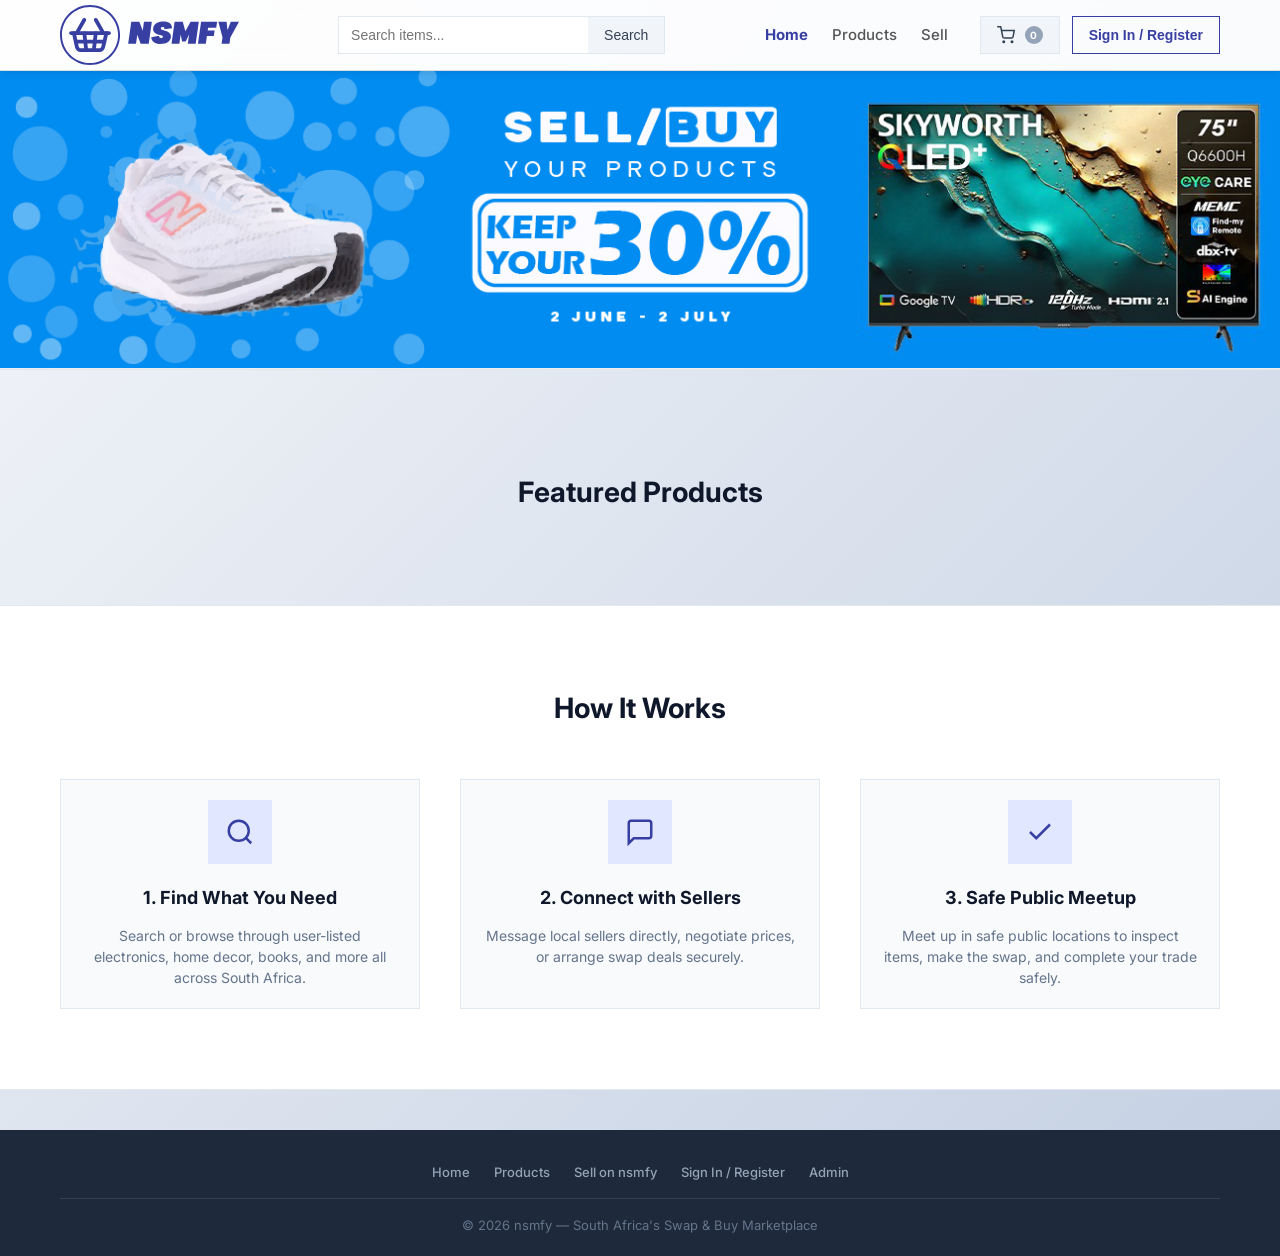
<file: index.html>
<!DOCTYPE html>
<html lang="en">
<head>
    <meta charset="UTF-8">
    <meta name="viewport" content="width=device-width, initial-scale=1.0">
    <title>nsmfy - South Africa's Marketplace</title>
    <link rel="stylesheet" href="style.css">
<link href="https://fonts.googleapis.com/css2?family=Inter:wght@400;500;600;700&display=swap" rel="stylesheet">
</head>
<body>
    <!-- Navigation Bar -->
    <header class="navbar">
        <div class="navbar-container">
            <a href="#" class="logo">
                <img src="NSMFY LOGO illustratorAsset 1.svg" alt="nsmfy logo" class="logo-img">
            </a>
            
            <div class="search-bar">
                <input type="text" placeholder="Search items..." id="search-input">
                <button type="button" id="search-btn">Search</button>
            </div>
            
            <div class="nav-menu">
                <nav class="nav-links">
                    <a href="index.html" class="active">Home</a>
                    <a href="products.html">Products</a>
                    <a href="seller.html">Sell</a>
                </nav>
                <div class="nav-actions">
                    <a href="cart.html" class="cart-button" aria-label="Cart">
                        <svg viewBox="0 0 24 24" width="18" height="18" fill="none" stroke="currentColor" stroke-width="2" stroke-linecap="round" stroke-linejoin="round"><circle cx="9" cy="21" r="1"></circle><circle cx="20" cy="21" r="1"></circle><path d="M1 1h4l2.68 13.39a2 2 0 0 0 2 1.61h9.72a2 2 0 0 0 2-1.61L23 6H6"></path></svg>
                        <span id="cart-count" data-empty="true">0</span>
                    </a>
                    <button class="auth-button" id="auth-btn" onclick="location.href='login.html'">Sign In / Register</button>
                </div>
            </div>
        </div>
    </header>

    <!-- Main Content -->
    <main>
        <!-- Hero Section -->
        <section class="hero">
            <img src="Artboard 1-100.jpg" alt="nsmfy Banner" class="hero-banner-img">
        </section>

        <hr class="section-divider">

        <section class="products">
            <div class="products-container">
                <h2>Featured Products</h2>
                <div id="main-product-grid" class="product-grid">
                    <!-- Dynamic Products -->
                </div>
            </div>
        </section>

        <hr class="section-divider">

        <!-- How It Works Section -->
        <section class="how-it-works">
            <h2>How It Works</h2>
            <div class="steps-grid">
                <!-- Step 1 -->
                <div class="step-card">
                    <div class="step-icon-wrapper">
                        <svg viewBox="0 0 24 24"><circle cx="11" cy="11" r="8"></circle><line x1="21" y1="21" x2="16.65" y2="16.65"></line></svg>
                    </div>
                    <h3>1. Find What You Need</h3>
                    <p>Search or browse through user-listed electronics, home decor, books, and more all across South Africa.</p>
                </div>

                <!-- Step 2 -->
                <div class="step-card">
                    <div class="step-icon-wrapper">
                        <svg viewBox="0 0 24 24"><path d="M21 15a2 2 0 0 1-2 2H7l-4 4V5a2 2 0 0 1 2-2h14a2 2 0 0 1 2 2z"></path></svg>
                    </div>
                    <h3>2. Connect with Sellers</h3>
                    <p>Message local sellers directly, negotiate prices, or arrange swap deals securely.</p>
                </div>

                <!-- Step 3 -->
                <div class="step-card">
                    <div class="step-icon-wrapper">
                        <svg viewBox="0 0 24 24"><polyline points="20 6 9 17 4 12"></polyline></svg>
                    </div>
                    <h3>3. Safe Public Meetup</h3>
                    <p>Meet up in safe public locations to inspect items, make the swap, and complete your trade safely.</p>
                </div>
            </div>
        </section>

        <hr class="section-divider">
    </main>

    <!-- Footer -->
    <footer>
        <div class="footer-container">
            <div class="footer-links">
                <a href="index.html">Home</a>
                <a href="products.html">Products</a>
                <a href="seller.html">Sell on nsmfy</a>
                <a href="login.html">Sign In / Register</a>
                <a href="admin.html">Admin</a>
            </div>
            <p>&copy; 2026 nsmfy &mdash; South Africa's Swap &amp; Buy Marketplace</p>
        </div>
    </footer>
    <script src="api.js"></script>
    <script src="cart.js"></script>
    <script src="marketplace.js"></script>
</body>
</html>
</file>
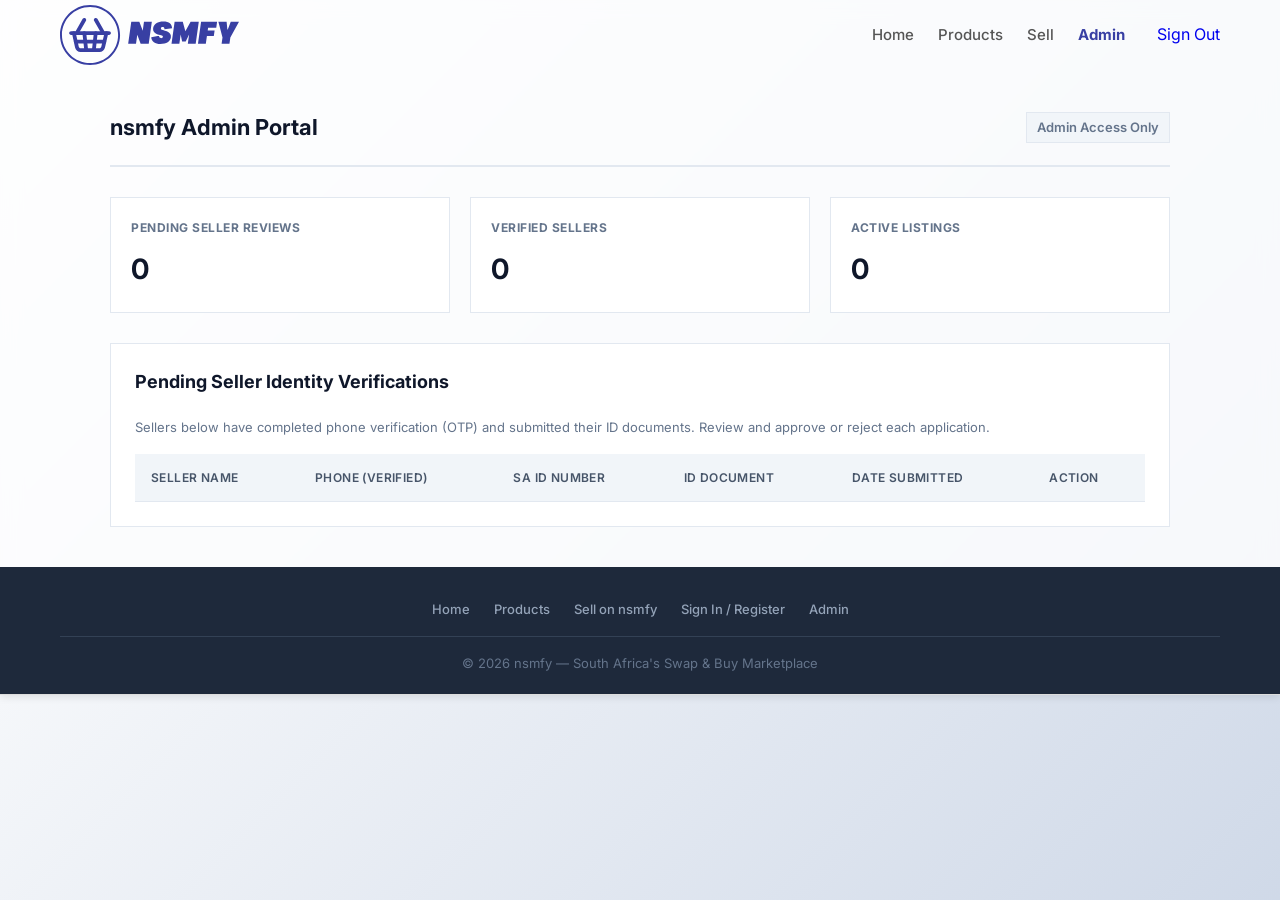
<file: admin.html>
<!DOCTYPE html>
<html lang="en">
<head>
    <meta charset="UTF-8">
    <meta name="viewport" content="width=device-width, initial-scale=1.0">
    <title>nsmfy - Admin Console</title>
    <link rel="stylesheet" href="style.css">
    <link href="https://fonts.googleapis.com/css2?family=Inter:wght@400;500;600;700&display=swap" rel="stylesheet">
    <style>
        
        .admin-wrap {
            max-width: 1100px;
            margin: 40px auto;
            padding: 0 20px;
        }
        .admin-page-header {
            display: flex;
            justify-content: space-between;
            align-items: center;
            padding-bottom: 20px;
            border-bottom: 2px solid #e2e8f0;
            margin-bottom: 30px;
        }
        .admin-page-header h1 {
            font-size: 22px;
            font-weight: 700;
            margin: 0;
            color: #0f172a;
        }
        .admin-page-header span {
            font-size: 13px;
            color: #64748b;
            background: #f1f5f9;
            padding: 4px 10px;
            font-weight: 600;
            border: 1px solid #e2e8f0;
        }
        .stats-grid {
            display: grid;
            grid-template-columns: repeat(3, 1fr);
            gap: 20px;
            margin-bottom: 30px;
        }
        .stat-card {
            background: #ffffff;
            border: 1px solid #e2e8f0;
            padding: 20px;
        }
        .stat-card h3 {
            margin: 0;
            font-size: 12px;
            color: #64748b;
            text-transform: uppercase;
            letter-spacing: 0.5px;
        }
        .stat-card p {
            margin: 10px 0 0;
            font-size: 28px;
            font-weight: 700;
            color: #0f172a;
        }
        .submissions-box {
            background: #ffffff;
            border: 1px solid #e2e8f0;
            padding: 24px;
            margin-bottom: 40px;
        }
        .submissions-box h2 {
            font-size: 18px;
            font-weight: 700;
            margin: 0 0 20px 0;
            color: #0f172a;
        }
        table {
            width: 100%;
            border-collapse: collapse;
            text-align: left;
        }
        th, td {
            padding: 14px 16px;
            border-bottom: 1px solid #e2e8f0;
            font-size: 14px;
        }
        th {
            background-color: #f1f5f9;
            color: #475569;
            font-weight: 600;
            text-transform: uppercase;
            font-size: 12px;
            letter-spacing: 0.4px;
        }
        tr:hover {
            background-color: #f8fafc;
        }
        .doc-link {
            color: #383fa3;
            text-decoration: none;
            font-weight: 600;
            display: inline-flex;
            align-items: center;
            gap: 4px;
        }
        .doc-link:hover {
            text-decoration: underline;
        }
        .actions-cell {
            display: flex;
            gap: 8px;
        }
        .btn {
            padding: 6px 12px;
            border: none;
            cursor: pointer;
            font-weight: 600;
            font-size: 13px;
            transition: opacity 0.2s;
        }
        .btn:hover { opacity: 0.9; }
        .btn-approve { background-color: #10b981; color: #ffffff; }
        .btn-reject  { background-color: #ef4444; color: #ffffff; }
        .status-badge {
            font-weight: 600;
            font-size: 12px;
            padding: 4px 8px;
            display: inline-block;
            text-transform: uppercase;
            letter-spacing: 0.4px;
        }
        .status-approved { background-color: #dcfce7; color: #15803d; }
        .status-rejected { background-color: #fee2e2; color: #b91c1c; }
        .no-data {
            text-align: center;
            color: #64748b;
            padding: 40px 0;
            font-size: 14px;
        }
        .hidden { display: none !important; }
    </style>
</head>
<body>
    <!-- Site Navigation -->
    <header class="navbar">
        <div class="navbar-container">
            <a href="index.html" class="logo">
                <img src="NSMFY LOGO illustratorAsset 1.svg" alt="nsmfy logo" class="logo-img">
            </a>
            <div class="nav-menu">
                <nav class="nav-links">
                    <a href="index.html">Home</a>
                    <a href="products.html">Products</a>
                    <a href="seller.html">Sell</a>
                    <a href="admin.html" class="active">Admin</a>
                </nav>
                <div class="nav-actions">
                    <a href="login.html" class="auth-button" style="display:inline-flex;align-items:center;justify-content:center;text-decoration:none;">Sign Out</a>
                </div>
            </div>
        </div>
    </h    <!-- Admin Content -->
    <div class="admin-wrap">
        <!-- Header -->
        <header class="admin-page-header">
            <h1>nsmfy Admin Portal</h1>
            <span>Admin Access Only</span>
        </header>

        <!-- Stats Overview -->
        <div class="stats-grid">
            <div class="stat-card">
                <h3>Pending Seller Reviews</h3>
                <p id="pending-count">0</p>
            </div>
            <div class="stat-card">
                <h3>Verified Sellers</h3>
                <p id="verified-count">0</p>
            </div>
            <div class="stat-card">
                <h3>Active Listings</h3>
                <p id="active-listings-count">0</p>
            </div>
        </div>

        <!-- Submissions Panel -->
        <div class="submissions-box">
            <h2>Pending Seller Identity Verifications</h2>
            <p style="color:#64748b;font-size:13px;margin-bottom:16px;">Sellers below have completed phone verification (OTP) and submitted their ID documents. Review and approve or reject each application.</p>
            <table id="submissions-table">
                <thead>
                    <tr>
                        <th>Seller Name</th>
                        <th>Phone (Verified)</th>
                        <th>SA ID Number</th>
                        <th>ID Document</th>
                        <th>Date Submitted</th>
                        <th>Action</th>
                    </tr>
                </thead>
                <tbody id="submissions-body">
                    <!-- Dynamic Content -->
                </tbody>
            </table>
            <div id="no-data-msg" class="no-data hidden">
                No pending seller verifications remaining.
            </div>
        </div>
    </div>

    <!-- Footer -->
    <footer>
        <div class="footer-container">
            <div class="footer-links">
                <a href="index.html">Home</a>
                <a href="products.html">Products</a>
                <a href="seller.html">Sell on nsmfy</a>
                <a href="login.html">Sign In / Register</a>
                <a href="admin.html">Admin</a>
            </div>
            <p>&copy; 2026 nsmfy &mdash; South Africa's Swap &amp; Buy Marketplace</p>
        </div>
    </footer>

    <script>
        async function loadAdminDashboard() {
            try {
                const data = await api.getAdminDashboard();
                
                const pendingCount = data.pending_sellers ? data.pending_sellers.length : 0;
                document.getElementById('pending-count').textContent = pendingCount;
                document.getElementById('verified-count').textContent = data.stats.approved_sellers || 0;
                document.getElementById('active-listings-count').textContent = data.stats.active_listings || 0;

                const tbody = document.getElementById('submissions-body');
                const noDataMsg = document.getElementById('no-data-msg');

                if (pendingCount === 0) {
                    tbody.innerHTML = '';
                    document.getElementById('submissions-table').style.display = 'none';
                    noDataMsg.classList.remove('hidden');
                } else {
                    document.getElementById('submissions-table').style.display = 'table';
                    noDataMsg.classList.add('hidden');
                    tbody.innerHTML = data.pending_sellers.map(seller => `
                        <tr id="row-${seller.id}">
                            <td><strong>${seller.full_name}</strong><br><span style="color:#64748b;font-size:12px;">${seller.email}</span></td>
                            <td><span style="color:#10b981;font-weight:600;">✔</span> ${seller.phone}</td>
                            <td style="font-family:monospace;">${seller.sa_id_number}</td>
                            <td>
                                <a href="${seller.id_doc_path}" target="_blank" class="doc-link">
                                    <svg viewBox="0 0 24 24" width="14" height="14" fill="none" stroke="currentColor" stroke-width="2" stroke-linecap="round" stroke-linejoin="round"><path d="M14 2H6a2 2 0 0 0-2 2v16a2 2 0 0 0 2 2h12a2 2 0 0 0 2-2V8z"></path><polyline points="14 2 14 8 20 8"></polyline></svg>
                                    View ID Document
                                </a>
                            </td>
                            <td>${new Date(seller.created_at).toLocaleDateString()}</td>
                            <td id="status-cell-${seller.id}">
                                <div class="actions-cell">
                                    <button class="btn btn-approve" onclick="resolveReview(${seller.id}, 'approve')">Approve</button>
                                    <button class="btn btn-reject" onclick="resolveReview(${seller.id}, 'reject')">Reject</button>
                                </div>
                            </td>
                        </tr>
                    `).join('');
                }
            } catch (err) {
                console.error("Failed to load admin dashboard", err);
            }
        }

        async function resolveReview(sellerId, action) {
            try {
                if (action === 'approve') {
                    await api.approveSeller(sellerId);
                } else {
                    await api.rejectSeller(sellerId);
                }
                
                // Update UI instantly
                const statusCell = document.getElementById(`status-cell-${sellerId}`);
                if (action === 'approve') {
                    statusCell.innerHTML = `<span class="status-badge status-approved">Approved</span>`;
                } else {
                    statusCell.innerHTML = `<span class="status-badge status-rejected">Rejected</span>`;
                }

                // Refresh the whole dashboard to update counts after 1.5s
                setTimeout(() => loadAdminDashboard(), 1500);

            } catch (err) {
                alert(err.message || "Action failed");
            }
        }

        document.addEventListener('DOMContentLoaded', () => {
            loadAdminDashboard();
        });
    </script>
    <script src="api.js"></script>
    <script src="cart.js"></script>
</body>
</html>
</file>
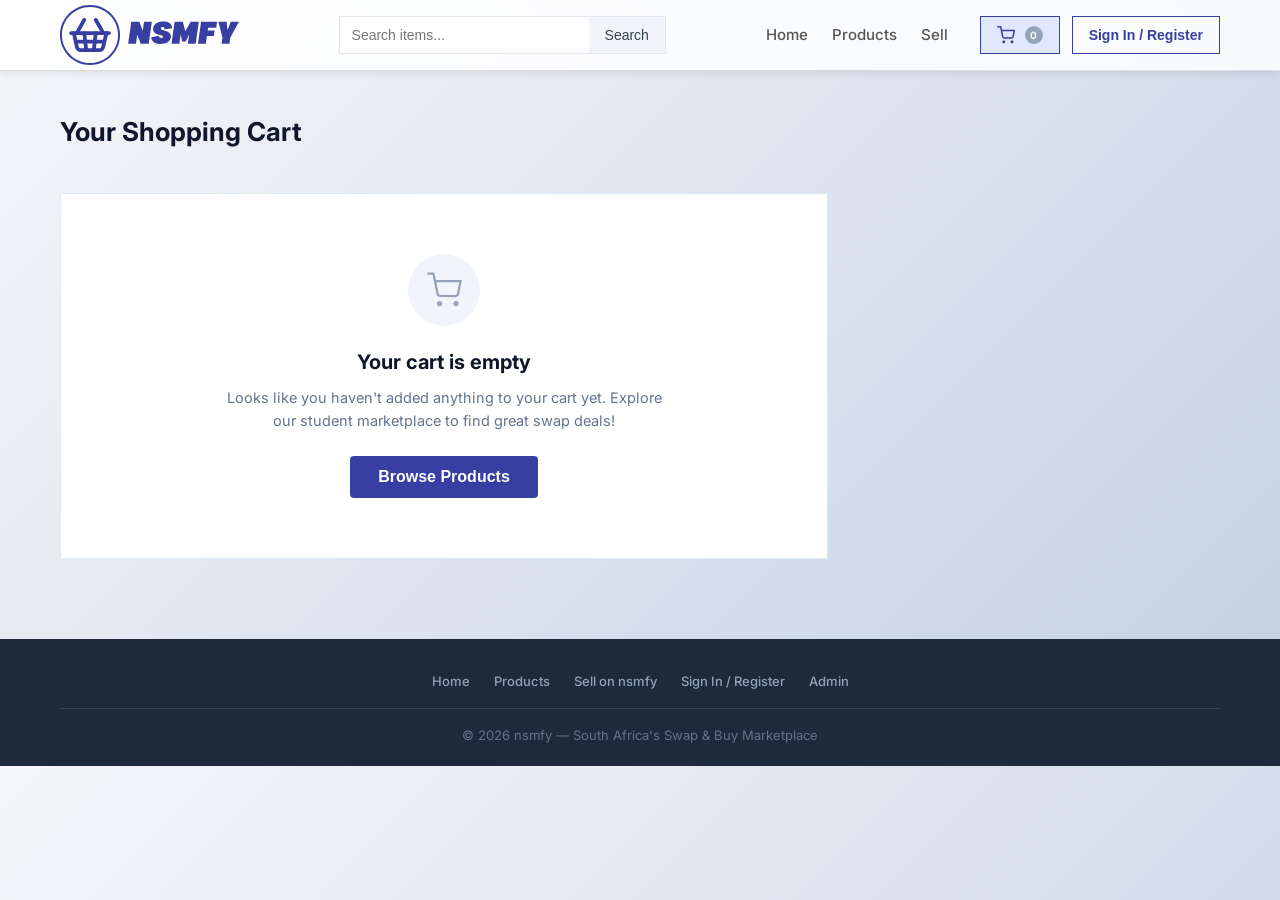
<file: cart.html>
<!DOCTYPE html>
<html lang="en">
<head>
    <meta charset="UTF-8">
    <meta name="viewport" content="width=device-width, initial-scale=1.0">
    <title>Shopping Cart - nsmfy</title>
    <link rel="stylesheet" href="style.css">
    <link href="https://fonts.googleapis.com/css2?family=Inter:wght@400;500;600;700&display=swap" rel="stylesheet">
</head>
<body>
    <!-- Navigation Bar -->
    <header class="navbar">
        <div class="navbar-container">
            <a href="index.html" class="logo">
                <img src="NSMFY LOGO illustratorAsset 1.svg" alt="nsmfy logo" class="logo-img">
            </a>
            
            <div class="search-bar">
                <input type="text" placeholder="Search items..." id="search-input">
                <button type="button" id="search-btn">Search</button>
            </div>
            
            <div class="nav-menu">
                <nav class="nav-links">
                    <a href="index.html">Home</a>
                    <a href="products.html">Products</a>
                    <a href="seller.html">Sell</a>
                </nav>
                <div class="nav-actions">
                    <a href="cart.html" class="cart-button active" aria-label="Cart">
                        <svg viewBox="0 0 24 24" width="18" height="18" fill="none" stroke="currentColor" stroke-width="2" stroke-linecap="round" stroke-linejoin="round"><circle cx="9" cy="21" r="1"></circle><circle cx="20" cy="21" r="1"></circle><path d="M1 1h4l2.68 13.39a2 2 0 0 0 2 1.61h9.72a2 2 0 0 0 2-1.61L23 6H6"></path></svg>
                        <span id="cart-count" data-empty="true">0</span>
                    </a>
                    <button class="auth-button" id="auth-btn" onclick="location.href='login.html'">Sign In / Register</button>
                </div>
            </div>
        </div>
    </header>

    <!-- Cart Layout -->
    <main class="cart-page-layout">
        <div class="cart-page-container">
            <!-- Left Side: Cart Items List -->
            <div class="cart-items-section">
                <h1>Your Shopping Cart</h1>
                
                <div id="cart-items-container">
                    <!-- Items will be generated dynamically by JavaScript -->
                </div>
                
                <!-- Empty State Message (shown when cart is empty) -->
                <div id="empty-cart-msg" class="cart-empty-state hidden">
                    <div class="empty-icon-wrap">
                        <svg viewBox="0 0 24 24" fill="none" stroke="currentColor" stroke-width="1.5"><circle cx="9" cy="21" r="1"></circle><circle cx="20" cy="21" r="1"></circle><path d="M1 1h4l2.68 13.39a2 2 0 0 0 2 1.61h9.72a2 2 0 0 0 2-1.61L23 6H6"></path></svg>
                    </div>
                    <h3>Your cart is empty</h3>
                    <p>Looks like you haven't added anything to your cart yet. Explore our student marketplace to find great swap deals!</p>
                    <button class="cta-button" onclick="location.href='products.html'">Browse Products</button>
                </div>
            </div>

            <!-- Right Side: Order Summary Card -->
            <aside class="cart-summary-sidebar" id="cart-summary-card">
                <h2>Order Summary</h2>
                <hr class="summary-divider">
                
                <div class="summary-row">
                    <span>Subtotal</span>
                    <span id="subtotal-amount">R0</span>
                </div>
                <div class="summary-row">
                    <span>Estimated Shipping / Swap Delivery</span>
                    <span id="shipping-amount">R80</span>
                </div>
                <hr class="summary-divider">
                
                <div class="summary-row total-row">
                    <strong>Total</strong>
                    <strong id="total-amount">R0</strong>
                </div>
                
                <button class="checkout-btn" onclick="goToCheckout()">Proceed to Checkout</button>
                <button class="clear-cart-btn" onclick="clearWholeCart()">Clear Entire Cart</button>
                
                <p class="summary-footer-text">
                    <svg viewBox="0 0 24 24" width="12" height="12" fill="none" stroke="currentColor" stroke-width="2.5"><rect x="3" y="11" width="18" height="11" rx="2" ry="2"></rect><path d="M7 11V7a5 5 0 0 1 10 0v4"></path></svg>
                    Secure Swap Guarantee: Inspect items before finalizing payments or trades.
                </p>
            </aside>
        </div>
    </main>

    <!-- Footer -->
    <footer>
        <div class="footer-container">
            <div class="footer-links">
                <a href="index.html">Home</a>
                <a href="products.html">Products</a>
                <a href="seller.html">Sell on nsmfy</a>
                <a href="login.html">Sign In / Register</a>
                <a href="admin.html">Admin</a>
            </div>
            <p>&copy; 2026 nsmfy &mdash; South Africa's Swap &amp; Buy Marketplace</p>
        </div>
    </footer>

    <!-- Cart Scripts -->
    <script src="api.js"></script>
    <script src="cart.js"></script>
    <script>
        // Render the cart items on the page
        async function renderCart() {
            const cart = await getCart();
            const itemsContainer = document.getElementById('cart-items-container');
            const emptyMsg = document.getElementById('empty-cart-msg');
            const summaryCard = document.getElementById('cart-summary-card');
            
            // If the cart is empty, show empty state message and hide order summary
            if (cart.length === 0) {
                itemsContainer.innerHTML = '';
                emptyMsg.classList.remove('hidden');
                summaryCard.classList.add('hidden');
                return;
            }
            
            // Otherwise, hide empty state and show summary card
            emptyMsg.classList.add('hidden');
            summaryCard.classList.remove('hidden');
            
            // Generate HTML for each item in the cart array
            itemsContainer.innerHTML = cart.map(item => `
                <div class="cart-item-card">
                    <div class="cart-item-img-wrapper">
                        <img src="${item.image_path}" alt="${item.title}">
                    </div>
                    <div class="cart-item-details">
                        <h3>${item.title}</h3>
                        <p class="cart-item-price">R${parseFloat(item.price).toLocaleString('en-ZA')}</p>
                    </div>
                    <div class="cart-item-quantity-controls">
                        <button class="qty-btn btn-minus" onclick="adjustItemQuantity(${item.product_id}, -1, ${item.quantity})">−</button>
                        <span class="qty-display">${item.quantity}</span>
                        <button class="qty-btn btn-plus" onclick="adjustItemQuantity(${item.product_id}, 1, ${item.quantity})">+</button>
                    </div>
                    <div class="cart-item-subtotal">
                        <p>R${(parseFloat(item.price) * parseInt(item.quantity)).toLocaleString('en-ZA')}</p>
                    </div>
                    <button class="remove-item-btn" aria-label="Remove item" onclick="removeSingleItem(${item.product_id}, '${item.title.replace(/'/g, "\\'")}')">
                        <svg viewBox="0 0 24 24"><polyline points="3 6 5 6 21 6"></polyline><path d="M19 6v14a2 2 0 0 1-2 2H7a2 2 0 0 1-2-2V6m3 0V4a2 2 0 0 1 2-2h4a2 2 0 0 1 2 2v2"></path><line x1="10" y1="11" x2="10" y2="17"></line><line x1="14" y1="11" x2="14" y2="17"></line></svg>
                    </button>
                </div>
            `).join('');
            
            // Update prices
            calculateTotals(cart);
        }

        // Adjust quantity of a single product item
        async function adjustItemQuantity(productId, amount, currentQty) {
            const newQty = parseInt(currentQty) + amount;
            try {
                await api.updateCartQuantity(productId, newQty);
                await updateCartCount();
                await renderCart();
            } catch (err) {
                console.error("Error adjusting item quantity:", err);
                showToastNotification("Failed to update quantity.");
            }
        }

        // Remove a single item from the cart
        async function removeSingleItem(productId, title) {
            try {
                await api.removeFromCart(productId);
                await updateCartCount();
                await renderCart();
                showToastNotification(`Removed "${title}" from cart.`);
            } catch (err) {
                console.error("Error removing item:", err);
                showToastNotification("Failed to remove item.");
            }
        }

        // Clear the entire cart
        async function clearWholeCart() {
            if (confirm("Are you sure you want to empty your shopping cart?")) {
                try {
                    await api.clearCart();
                    await updateCartCount();
                    await renderCart();
                    showToastNotification("Cleared all items from your cart.");
                } catch (err) {
                    console.error("Error clearing cart:", err);
                    showToastNotification("Failed to clear cart.");
                }
            }
        }

        // Calculate and display Subtotal, Shipping, and Grand Total
        function calculateTotals(cart) {
            // Calculate subtotal
            const subtotal = cart.reduce((sum, item) => sum + (parseFloat(item.price) * parseInt(item.quantity)), 0);
            
            // Shipping cost (flat rate R80, or free if subtotal is over R2000!)
            const shipping = subtotal > 2000 ? 0 : 80;
            
            const total = subtotal + shipping;
            
            // Render to DOM
            document.getElementById('subtotal-amount').textContent = `R${subtotal.toLocaleString('en-ZA')}`;
            document.getElementById('shipping-amount').textContent = shipping === 0 ? 'FREE' : `R${shipping}`;
            document.getElementById('total-amount').textContent = `R${total.toLocaleString('en-ZA')}`;
        }

        // Navigate to the checkout page
        function goToCheckout() {
            location.href = 'checkout.html';
        }

        // Initial render on load
        document.addEventListener('DOMContentLoaded', () => {
            renderCart();
        });
    </script>
</body>
</html>
</file>
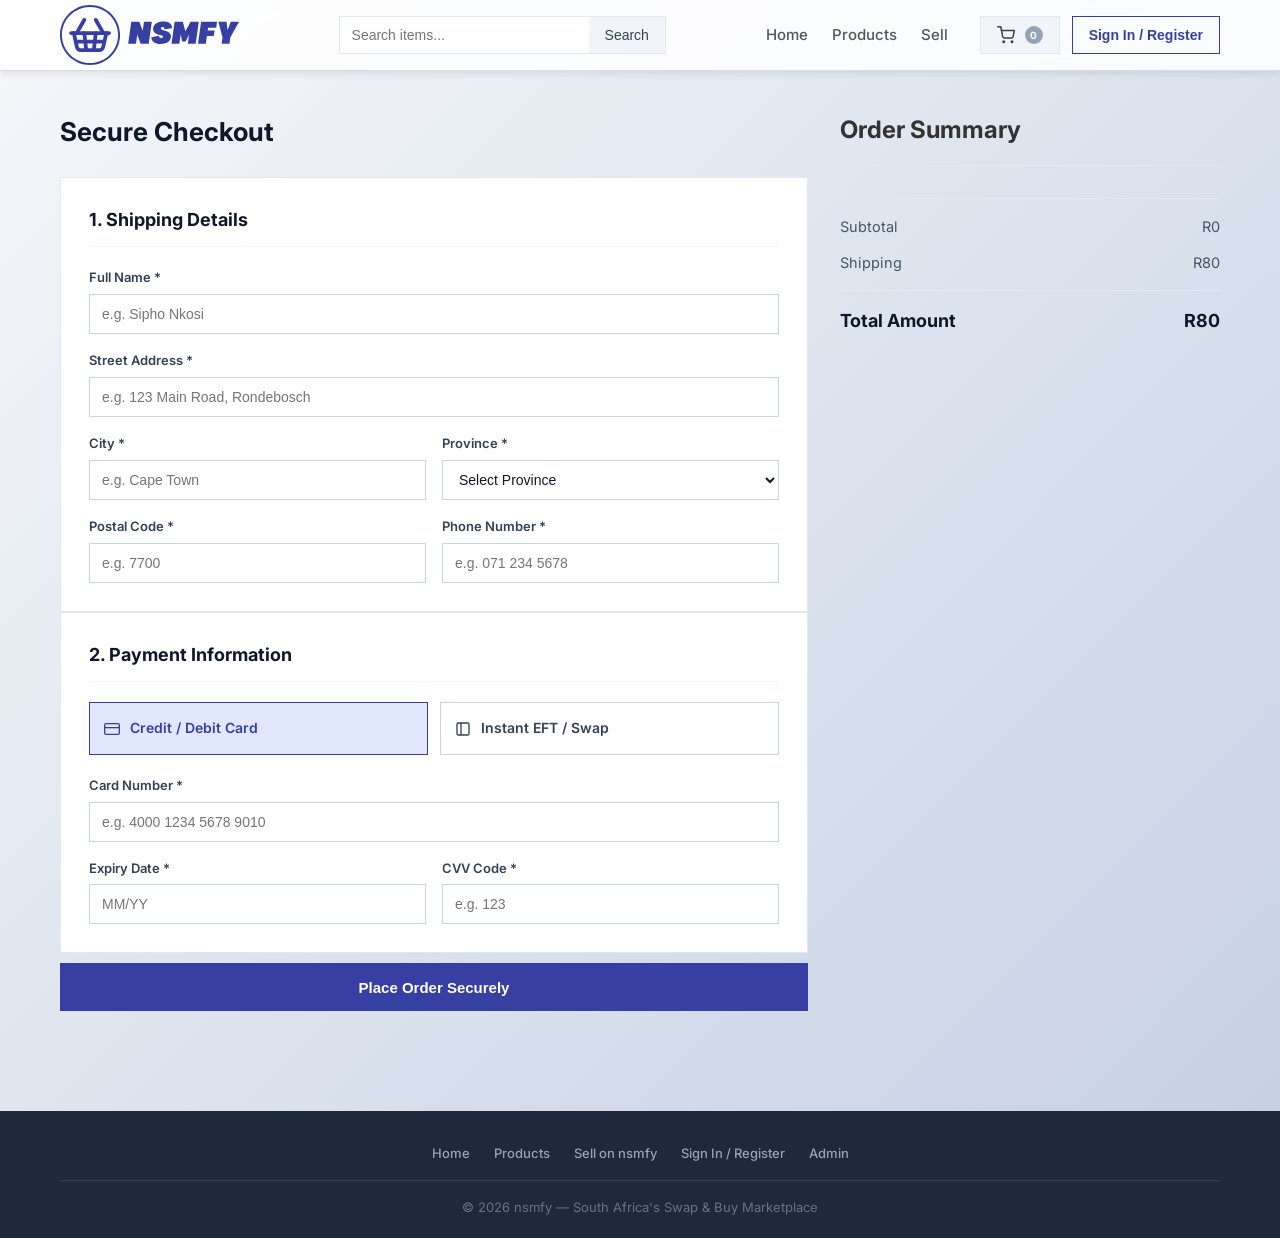
<file: checkout.html>
<!DOCTYPE html>
<html lang="en">
<head>
    <meta charset="UTF-8">
    <meta name="viewport" content="width=device-width, initial-scale=1.0">
    <title>Secure Checkout - nsmfy</title>
    <link rel="stylesheet" href="style.css">
    <link href="https://fonts.googleapis.com/css2?family=Inter:wght@400;500;600;700&display=swap" rel="stylesheet">
</head>
<body>
    <!-- Navigation Bar -->
    <header class="navbar">
        <div class="navbar-container">
            <a href="index.html" class="logo">
                <img src="NSMFY LOGO illustratorAsset 1.svg" alt="nsmfy logo" class="logo-img">
            </a>
            
            <div class="search-bar">
                <input type="text" placeholder="Search items..." id="search-input">
                <button type="button" id="search-btn">Search</button>
            </div>
            
            <div class="nav-menu">
                <nav class="nav-links">
                    <a href="index.html">Home</a>
                    <a href="products.html">Products</a>
                    <a href="seller.html">Sell</a>
                </nav>
                <div class="nav-actions">
                    <a href="cart.html" class="cart-button" aria-label="Cart">
                        <svg viewBox="0 0 24 24" width="18" height="18" fill="none" stroke="currentColor" stroke-width="2" stroke-linecap="round" stroke-linejoin="round"><circle cx="9" cy="21" r="1"></circle><circle cx="20" cy="21" r="1"></circle><path d="M1 1h4l2.68 13.39a2 2 0 0 0 2 1.61h9.72a2 2 0 0 0 2-1.61L23 6H6"></path></svg>
                        <span id="cart-count" data-empty="true">0</span>
                    </a>
                    <button class="auth-button" id="auth-btn" onclick="location.href='login.html'">Sign In / Register</button>
                </div>
            </div>
        </div>
    </header>

    <!-- Checkout Content -->
    <main class="checkout-page-layout">
        <!-- Main Form Grid (hidden on order success) -->
        <div class="checkout-page-container" id="checkout-main-grid">
            
            <!-- Left Side: Shipping & Payment Forms -->
            <div class="checkout-forms-section">
                <h1>Secure Checkout</h1>
                
                <form id="checkout-form" onsubmit="handlePlaceOrder(event)">
                    <!-- SECTION 1: Delivery Details -->
                    <div class="checkout-form-card">
                        <h2>1. Shipping Details</h2>
                        <div class="checkout-form-grid">
                            <div class="checkout-form-group full-width">
                                <label for="ship-name">Full Name *</label>
                                <input type="text" id="ship-name" placeholder="e.g. Sipho Nkosi" required>
                            </div>
                            
                            <div class="checkout-form-group full-width">
                                <label for="ship-address">Street Address *</label>
                                <input type="text" id="ship-address" placeholder="e.g. 123 Main Road, Rondebosch" required>
                            </div>
                            
                            <div class="checkout-form-group">
                                <label for="ship-city">City *</label>
                                <input type="text" id="ship-city" placeholder="e.g. Cape Town" required>
                            </div>
                            
                            <div class="checkout-form-group">
                                <label for="ship-province">Province *</label>
                                <select id="ship-province" required>
                                    <option value="">Select Province</option>
                                    <option value="Gauteng">Gauteng</option>
                                    <option value="Western Cape">Western Cape</option>
                                    <option value="KwaZulu-Natal">KwaZulu-Natal</option>
                                    <option value="Eastern Cape">Eastern Cape</option>
                                    <option value="Free State">Free State</option>
                                    <option value="Limpopo">Limpopo</option>
                                    <option value="Mpumalanga">Mpumalanga</option>
                                    <option value="North West">North West</option>
                                    <option value="Northern Cape">Northern Cape</option>
                                </select>
                            </div>
                            
                            <div class="checkout-form-group">
                                <label for="ship-postal">Postal Code *</label>
                                <input type="text" id="ship-postal" placeholder="e.g. 7700" pattern="[0-9]{4}" title="Please enter a valid 4-digit South African postal code" required>
                            </div>
                            
                            <div class="checkout-form-group">
                                <label for="ship-phone">Phone Number *</label>
                                <input type="tel" id="ship-phone" placeholder="e.g. 071 234 5678" required>
                            </div>
                        </div>
                    </div>
                    
                    <!-- SECTION 2: Payment Method -->
                    <div class="checkout-form-card">
                        <h2>2. Payment Information</h2>
                        
                        <div class="payment-methods-selection">
                            <label class="pay-method-option selected" id="method-card">
                                <input type="radio" name="payment-method" value="card" checked onchange="togglePaymentFields('card')">
                                <svg class="pay-icon" viewBox="0 0 24 24" width="16" height="16" fill="none" stroke="currentColor" stroke-width="2"><rect x="1" y="4" width="22" height="16" rx="2" ry="2"></rect><line x1="1" y1="10" x2="23" y2="10"></line></svg>
                                <span>Credit / Debit Card</span>
                            </label>
                            
                            <label class="pay-method-option" id="method-eft">
                                <input type="radio" name="payment-method" value="eft" onchange="togglePaymentFields('eft')">
                                <svg class="pay-icon" viewBox="0 0 24 24" width="16" height="16" fill="none" stroke="currentColor" stroke-width="2"><rect x="3" y="3" width="18" height="18" rx="2" ry="2"></rect><line x1="9" y1="3" x2="9" y2="21"></line></svg>
                                <span>Instant EFT / Swap</span>
                            </label>
                        </div>
                        
                        <!-- Credit Card Input Fields -->
                        <div id="card-fields-section" class="checkout-form-grid" style="margin-top: 20px;">
                            <div class="checkout-form-group full-width">
                                <label for="card-num">Card Number *</label>
                                <input type="text" id="card-num" placeholder="e.g. 4000 1234 5678 9010" pattern="[0-9\s]{13,19}" required>
                            </div>
                            
                            <div class="checkout-form-group">
                                <label for="card-expiry">Expiry Date *</label>
                                <input type="text" id="card-expiry" placeholder="MM/YY" pattern="(0[1-9]|1[0-2])\/[0-9]{2}" required>
                            </div>
                            
                            <div class="checkout-form-group">
                                <label for="card-cvv">CVV Code *</label>
                                <input type="password" id="card-cvv" placeholder="e.g. 123" pattern="[0-9]{3}" required>
                            </div>
                        </div>
                        
                        <!-- EFT Instructions Block -->
                        <div id="eft-fields-section" class="eft-instructions-block hidden" style="margin-top: 20px;">
                            <strong>Mock Bank Transfer Details</strong>
                            <p>Please transfer the total amount to the bank details below using your auto-generated order code as reference:</p>
                            <ul>
                                <li><strong>Bank:</strong> FNB Student Account</li>
                                <li><strong>Account Name:</strong> nsmfy (PTY) LTD</li>
                                <li><strong>Account Number:</strong> 62019283746</li>
                                <li><strong>Branch Code:</strong> 250655</li>
                            </ul>
                            <p class="field-helper">Send proof of payment to swap-orders@nsmfy.co.za to speed up shipment verification.</p>
                        </div>
                    </div>
                    
                    <button type="submit" class="place-order-btn">Place Order Securely</button>
                </form>
            </div>
            
            <!-- Right Side: Order Review Summary -->
            <aside class="checkout-summary-sidebar">
                <h2>Order Summary</h2>
                <hr class="summary-divider">
                
                <div class="checkout-items-summary" id="checkout-items-list">
                    <!-- List of items with small images, titles, quantity and total price -->
                </div>
                
                <hr class="summary-divider">
                <div class="summary-row">
                    <span>Subtotal</span>
                    <span id="chk-subtotal">R0</span>
                </div>
                <div class="summary-row">
                    <span>Shipping</span>
                    <span id="chk-shipping">R80</span>
                </div>
                <hr class="summary-divider">
                <div class="summary-row total-row">
                    <strong>Total Amount</strong>
                    <strong id="chk-total">R0</strong>
                </div>
            </aside>
        </div>
        
        <!-- SUCCESS SCREEN: Displayed after successful checkout -->
        <div class="checkout-success-container hidden" id="order-success-screen">
            <div class="success-wrap">
                <div class="success-check-icon">
                    <svg viewBox="0 0 24 24" fill="none" stroke="currentColor" stroke-width="3" stroke-linecap="round" stroke-linejoin="round"><polyline points="20 6 9 17 4 12"></polyline></svg>
                </div>
                <h1>Order Placed Successfully!</h1>
                <p class="success-subtitle">Thank you for supporting South Africa's student marketplace.</p>
                
                <div class="success-order-box">
                    <p><strong>Order Code:</strong> <span id="order-code-display">NSM-1829-ZA</span></p>
                    <p><strong>Estimated Delivery:</strong> 3-5 Business Days</p>
                    <p>A verification email has been sent to your registered address with tracking information.</p>
                </div>
                
                <button class="cta-button" onclick="location.href='index.html'">Return to Home</button>
            </div>
        </div>
    </main>

    <!-- Footer -->
    <footer>
        <div class="footer-container">
            <div class="footer-links">
                <a href="index.html">Home</a>
                <a href="products.html">Products</a>
                <a href="seller.html">Sell on nsmfy</a>
                <a href="login.html">Sign In / Register</a>
                <a href="admin.html">Admin</a>
            </div>
            <p>&copy; 2026 nsmfy &mdash; South Africa's Swap &amp; Buy Marketplace</p>
        </div>
    </footer>

    <!-- Scripts -->
    <script src="api.js"></script>
    <script src="cart.js"></script>
    <script>
        // Redirect back to cart page if trying to checkout with empty or unauthenticated state
        async function checkEmptyCart() {
            try {
                const session = await api.getSession();
                if (!session.logged_in) {
                    alert("Please sign in to complete your checkout.");
                    location.href = 'login.html';
                    return;
                }
                
                const cart = await getCart();
                if (cart.length === 0) {
                    alert("Your cart is empty. Please add items to check out.");
                    location.href = 'index.html';
                }
            } catch (err) {
                console.error("Cart check error:", err);
            }
        }

        // Render summary elements on checkout page
        async function renderCheckoutSummary() {
            try {
                const cart = await getCart();
                const listEl = document.getElementById('checkout-items-list');
                
                // Build the list items HTML
                listEl.innerHTML = cart.map(item => `
                    <div class="chk-item-row">
                        <div class="chk-item-img-wrap">
                            <img src="${item.image_path}" alt="${item.title}">
                        </div>
                        <div class="chk-item-meta">
                            <h4>${item.title}</h4>
                            <span>Qty: ${item.quantity} × R${parseFloat(item.price).toLocaleString('en-ZA')}</span>
                        </div>
                        <div class="chk-item-total">
                            R${(parseFloat(item.price) * parseInt(item.quantity)).toLocaleString('en-ZA')}
                        </div>
                    </div>
                `).join('');
                
                // Calculate and display prices
                const subtotal = cart.reduce((sum, item) => sum + (parseFloat(item.price) * parseInt(item.quantity)), 0);
                const shipping = subtotal > 2000 ? 0 : 80;
                const total = subtotal + shipping;
                
                document.getElementById('chk-subtotal').textContent = `R${subtotal.toLocaleString('en-ZA')}`;
                document.getElementById('chk-shipping').textContent = shipping === 0 ? 'FREE' : `R${shipping}`;
                document.getElementById('chk-total').textContent = `R${total.toLocaleString('en-ZA')}`;
                
                window._orderSubtotal = subtotal;
                window._orderShipping = shipping;
                window._orderTotal = total;
            } catch (err) {
                console.error("Error rendering checkout summary:", err);
            }
        }

        // Toggle form validation constraints depending on the chosen payment method
        function togglePaymentFields(method) {
            // Update visual styling of selected option
            document.querySelectorAll('.pay-method-option').forEach(opt => opt.classList.remove('selected'));
            document.getElementById(`method-${method}`).classList.add('selected');
            
            const cardFields = document.getElementById('card-fields-section');
            const eftFields = document.getElementById('eft-fields-section');
            
            const cardNumInput = document.getElementById('card-num');
            const cardExpiryInput = document.getElementById('card-expiry');
            const cardCvvInput = document.getElementById('card-cvv');
            
            if (method === 'card') {
                cardFields.classList.remove('hidden');
                eftFields.classList.add('hidden');
                
                // Make inputs required
                cardNumInput.setAttribute('required', 'required');
                cardExpiryInput.setAttribute('required', 'required');
                cardCvvInput.setAttribute('required', 'required');
            } else {
                cardFields.classList.add('hidden');
                eftFields.classList.remove('hidden');
                
                // Remove required flags
                cardNumInput.removeAttribute('required');
                cardExpiryInput.removeAttribute('required');
                cardCvvInput.removeAttribute('required');
            }
        }

        // Handle order placement form submission
        async function handlePlaceOrder(event) {
            event.preventDefault();

            const btn = document.querySelector('.place-order-btn');
            if (btn) { btn.disabled = true; btn.textContent = 'Processing...'; }
            
            const ship_name     = document.getElementById('shipping-name').value.trim();
            const ship_address  = document.getElementById('shipping-address').value.trim();
            const ship_city     = document.getElementById('shipping-city').value.trim();
            const ship_province = document.getElementById('shipping-province').value;
            const ship_postal   = document.getElementById('shipping-postal').value.trim();
            const ship_phone    = document.getElementById('shipping-phone').value.trim();
            
            const paymentMethodOption = document.querySelector('.pay-method-option.selected');
            const payment_method = paymentMethodOption && paymentMethodOption.id === 'method-eft' ? 'eft' : 'card';
            
            const orderDetails = {
                ship_name, ship_address, ship_city, ship_province, ship_postal, ship_phone,
                payment_method,
                subtotal: window._orderSubtotal || 0,
                shipping_cost: window._orderShipping || 0,
                total: window._orderTotal || 0
            };

            try {
                const res = await api.placeOrder(orderDetails);

                // --- Build Payfast Sandbox form ---
                const baseUrl = window.location.origin + window.location.pathname.replace('checkout.html', '');

                const pfData = {
                    merchant_id:   '10000100',         // Payfast Sandbox Merchant ID
                    merchant_key:  '46f0cd694581a',    // Payfast Sandbox Merchant Key
                    return_url:    baseUrl + 'success.html?order=' + encodeURIComponent(res.order_code),
                    cancel_url:    baseUrl + 'checkout.html',
                    notify_url:    baseUrl + 'api/payfast_itn.php',
                    m_payment_id:  res.order_code,     // Our order reference
                    amount:        (window._orderTotal || 0).toFixed(2),
                    item_name:     'nsmfy Marketplace Order - ' + res.order_code,
                    item_description: 'Secure payment via nsmfy South Africa',
                    email_address: '', // Will be filled by Payfast from session if blank
                };

                // Build and auto-submit form to Payfast Sandbox
                const form = document.createElement('form');
                form.method = 'POST';
                form.action = 'https://sandbox.payfast.co.za/eng/process';

                for (const [key, val] of Object.entries(pfData)) {
                    const input = document.createElement('input');
                    input.type  = 'hidden';
                    input.name  = key;
                    input.value = val;
                    form.appendChild(input);
                }

                document.body.appendChild(form);
                form.submit(); // Redirect to Payfast Sandbox!

            } catch (err) {
                if (btn) { btn.disabled = false; btn.textContent = 'Place Order'; }
                alert(err.message || 'Failed to place order. Please try again.');
            }
        }

        // Initial setup on load
        document.addEventListener('DOMContentLoaded', async () => {
            await checkEmptyCart();
            await renderCheckoutSummary();
        });
    </script>
</body>
</html>
</file>
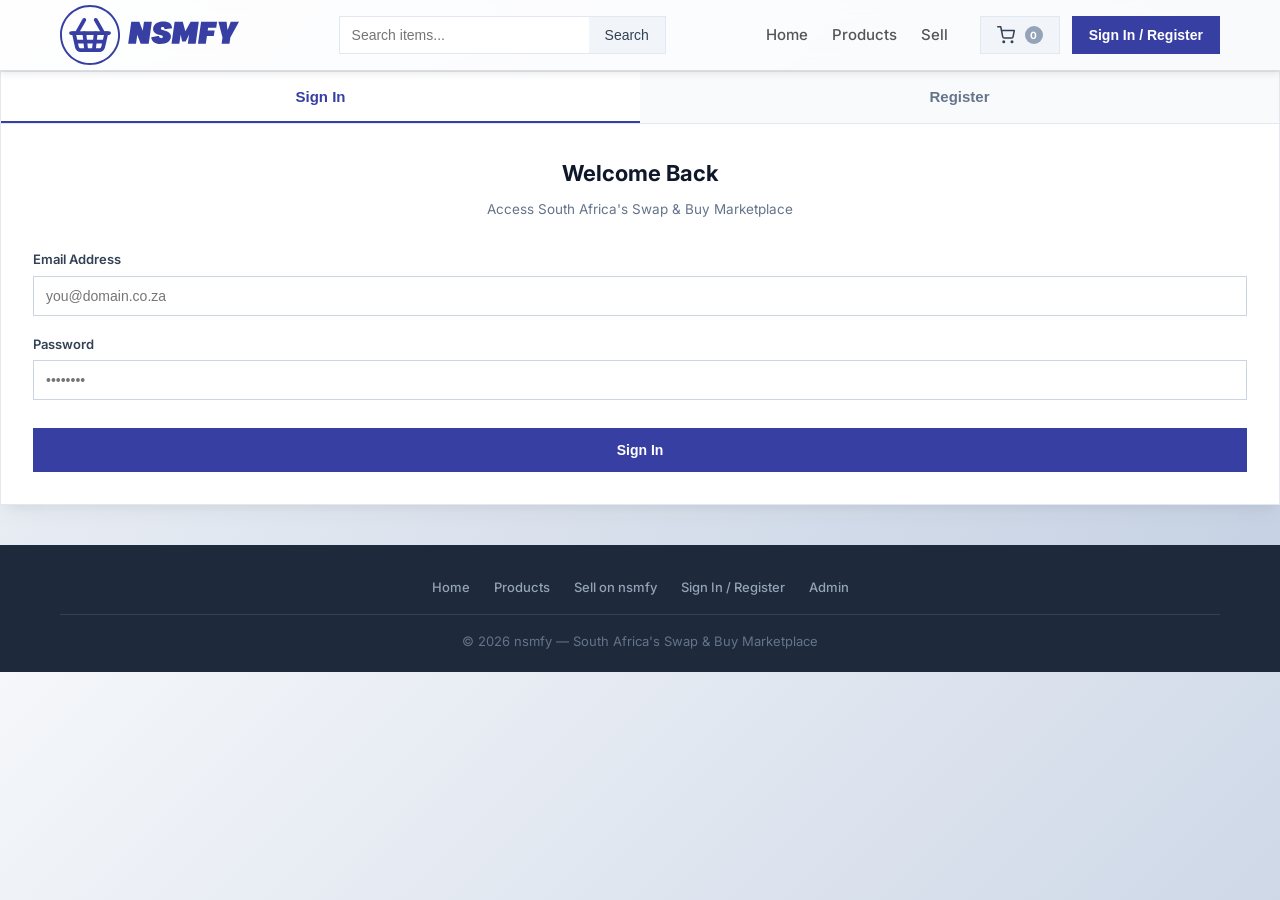
<file: login.html>
<!DOCTYPE html>
<html lang="en">
<head>
    <meta charset="UTF-8">
    <meta name="viewport" content="width=device-width, initial-scale=1.0">
    <title>Account Access - nsmfy</title>
    <link rel="stylesheet" href="style.css">
    <link href="https://fonts.googleapis.com/css2?family=Inter:wght@400;500;600;700&display=swap" rel="stylesheet">
</head>
<body>
    <!-- Site Navigation -->
    <header class="navbar">
        <div class="navbar-container">
            <a href="index.html" class="logo">
                <img src="NSMFY LOGO illustratorAsset 1.svg" alt="nsmfy logo" class="logo-img">
            </a>
            <div class="search-bar">
                <input type="text" placeholder="Search items..." id="search-input" onkeydown="if(event.key==='Enter') location.href='products.html'">
                <button type="button" id="search-btn" onclick="location.href='products.html'">Search</button>
            </div>
            <div class="nav-menu">
                <nav class="nav-links">
                    <a href="index.html">Home</a>
                    <a href="products.html">Products</a>
                    <a href="seller.html">Sell</a>
                </nav>
                <div class="nav-actions">
                    <a href="cart.html" class="cart-button" aria-label="Cart">
                        <svg viewBox="0 0 24 24" width="18" height="18" fill="none" stroke="currentColor" stroke-width="2" stroke-linecap="round" stroke-linejoin="round"><circle cx="9" cy="21" r="1"></circle><circle cx="20" cy="21" r="1"></circle><path d="M1 1h4l2.68 13.39a2 2 0 0 0 2 1.61h9.72a2 2 0 0 0 2-1.61L23 6H6"></path></svg>
                        <span id="cart-count" data-empty="true">0</span>
                    </a>
                    <button class="auth-button active" id="auth-btn" onclick="location.href='login.html'">Sign In / Register</button>
                </div>
            </div>
        </div>
    </header>

    <!-- Auth Page Content -->
    <div class="auth-page-outer">
        
        <div class="auth-container">
            <div class="auth-tabs">
                <button class="auth-tab active" id="tab-login" onclick="switchTab('login')">Sign In</button>
                <button class="auth-tab" id="tab-register" onclick="switchTab('register')">Register</button>
            </div>

            <!-- Login Form -->
            <form id="login-form" class="auth-form" onsubmit="handleAuthSubmit(event, 'login')">
                <h2>Welcome Back</h2>
                <p class="auth-subtitle">Access South Africa's Swap & Buy Marketplace</p>

                <div class="form-group">
                    <label for="login-email">Email Address</label>
                    <input type="email" id="login-email" placeholder="you@domain.co.za" required />
                </div>

                <div class="form-group">
                    <label for="login-password">Password</label>
                    <input type="password" id="login-password" placeholder="••••••••" required />
                </div>

                <button type="submit" class="auth-submit-btn">Sign In</button>
            </form>

            <!-- Registration Form -->
            <form id="register-form" class="auth-form hidden" onsubmit="handleAuthSubmit(event, 'register')">
                <h2>Create Account</h2>
                <p class="auth-subtitle">Join thousands trading across South Africa</p>

                <div class="form-group">
                    <label for="reg-name">Full Name</label>
                    <input type="text" id="reg-name" placeholder="e.g. Sipho Nkosi" required />
                </div>

                <div class="form-group">
                    <label for="reg-email">Email Address</label>
                    <input type="email" id="reg-email" placeholder="you@domain.co.za" required />
                </div>

                <div class="form-group">
                    <label for="reg-phone">Phone Number *</label>
                    <input type="tel" id="reg-phone" placeholder="e.g. 071 234 5678" required />
                    <p class="field-helper">Used for SMS verification to keep your account secure.</p>
                </div>

                <div class="form-group">
                    <label for="reg-password">Password</label>
                    <input type="password" id="reg-password" placeholder="Min. 8 characters" required />
                </div>

                <!-- Role Selection Cards -->
                <div class="form-group">
                    <label>I want to join as:</label>
                    <div class="role-selection">
                        <label class="role-card selected" id="card-buyer">
                            <input type="radio" name="role" value="buyer" checked onchange="toggleRoleFields('buyer')">
                            <svg class="role-icon" viewBox="0 0 24 24"><circle cx="12" cy="12" r="10"></circle><path d="M12 8v8M8 12h8"></path></svg>
                            <span>Buyer</span>
                        </label>
                        <label class="role-card" id="card-seller">
                            <input type="radio" name="role" value="seller" onchange="toggleRoleFields('seller')">
                            <svg class="role-icon" viewBox="0 0 24 24"><path d="M20.38 3.46L16 7.84M2 22l4.38-4.38M16 3.46l4.38 4.38M12.38 12L7 17.38M20.38 20.38L16 16M2 2l4.38 4.38"></path></svg>
                            <span>Seller</span>
                        </label>
                        <label class="role-card" id="card-admin">
                            <input type="radio" name="role" value="admin" onchange="toggleRoleFields('admin')">
                            <svg class="role-icon" viewBox="0 0 24 24"><rect x="3" y="11" width="18" height="11" rx="2" ry="2"></rect><path d="M7 11V7a5 5 0 0 1 10 0v4"></path></svg>
                            <span>Admin</span>
                        </label>
                    </div>
                </div>

                <!-- Seller Verification Fields (Shown only for Sellers) -->
                <div id="seller-upload-section" class="form-group hidden">
                    <label>Seller Identity Verification</label>
                    <p class="field-helper">To protect buyers, all sellers must verify their identity before trading. This is reviewed by our admin team.</p>

                    <div class="form-group" style="margin-top: 12px;">
                        <label for="reg-sa-id">South African ID Number *</label>
                        <input type="text" id="reg-sa-id" placeholder="13-digit SA ID number" maxlength="13" />
                        <p class="field-helper">Your ID number is used for identity verification only and kept private.</p>
                    </div>

                    <div style="margin-top: 12px;">
                        <label>Upload ID Document or Passport</label>
                        <p class="field-helper">PDF, PNG, or JPG (max. 5MB)</p>
                        <div class="upload-container" onclick="document.getElementById('id-doc-input').click()">
                            <svg viewBox="0 0 24 24" fill="none" stroke="currentColor" stroke-width="2" stroke-linecap="round" stroke-linejoin="round"><path d="M21 15v4a2 2 0 0 1-2 2H5a2 2 0 0 1-2-2v-4M17 8l-5-5-5 5M12 3v12"></path></svg>
                            <p id="upload-text">Click to upload South African ID or Passport</p>
                            <span>PDF, PNG, or JPG (max. 5MB)</span>
                            <input type="file" id="id-doc-input" class="hidden" accept=".pdf,.png,.jpg,.jpeg" onchange="handleFileSelected(event)" />
                        </div>
                    </div>
                </div>

                <!-- Admin Access Key (Shown only for Admin role selection) -->
                <div id="admin-key-section" class="form-group hidden">
                    <label for="admin-code">Admin Security Verification Key</label>
                    <input type="password" id="admin-code" placeholder="Enter system security access code" />
                </div>

                <button type="submit" class="auth-submit-btn" id="create-account-btn">Create Account</button>
            </form>

            <!-- Success Screen -->
            <div id="success-screen" class="auth-form hidden text-center">
                <div class="success-icon-wrapper">
                    <svg viewBox="0 0 24 24" fill="none" stroke="currentColor" stroke-width="3" stroke-linecap="round" stroke-linejoin="round"><polyline points="20 6 9 17 4 12"></polyline></svg>
                </div>
                <h2 id="success-title">Account Created!</h2>
                <p id="success-message" class="auth-subtitle">Thank you for registering. You can now access the marketplace.</p>
                <button class="auth-submit-btn" id="success-action-btn" onclick="handleSuccessAction()">Go to Home</button>
            </div>
    </div>
    </div><!-- /auth-page-outer -->

    <!-- Footer -->
    <footer>
        <div class="footer-container">
            <div class="footer-links">
                <a href="index.html">Home</a>
                <a href="products.html">Products</a>
                <a href="seller.html">Sell on nsmfy</a>
                <a href="login.html">Sign In / Register</a>
                <a href="admin.html">Admin</a>
            </div>
            <p>&copy; 2026 nsmfy &mdash; South Africa's Swap &amp; Buy Marketplace</p>
        </div>
    </footer>

    <script>
        function switchTab(mode) {
            const loginTab = document.getElementById('tab-login');
            const registerTab = document.getElementById('tab-register');
            const loginForm = document.getElementById('login-form');
            const registerForm = document.getElementById('register-form');
            const successScreen = document.getElementById('success-screen');

            successScreen.classList.add('hidden');

            if (mode === 'login') {
                loginTab.classList.add('active');
                registerTab.classList.remove('active');
                loginForm.classList.remove('hidden');
                registerForm.classList.add('hidden');
            } else {
                registerTab.classList.add('active');
                loginTab.classList.remove('active');
                registerForm.classList.remove('hidden');
                loginForm.classList.add('hidden');
            }
        }

        function toggleRoleFields(role) {
            // Update selected card styling
            document.querySelectorAll('.role-card').forEach(card => card.classList.remove('selected'));
            document.getElementById(`card-${role}`).classList.add('selected');

            const uploadSection = document.getElementById('seller-upload-section');
            const adminSection = document.getElementById('admin-key-section');
            const idInput = document.getElementById('id-doc-input');
            const adminInput = document.getElementById('admin-code');

            if (role === 'seller') {
                uploadSection.classList.remove('hidden');
                idInput.setAttribute('required', 'required');
                adminSection.classList.add('hidden');
                adminInput.removeAttribute('required');
            } else if (role === 'admin') {
                uploadSection.classList.add('hidden');
                idInput.removeAttribute('required');
                adminSection.classList.remove('hidden');
                adminInput.setAttribute('required', 'required');
            } else {
                uploadSection.classList.add('hidden');
                idInput.removeAttribute('required');
                adminSection.classList.add('hidden');
                adminInput.removeAttribute('required');
            }
        }

        function handleFileSelected(event) {
            const file = event.target.files[0];
            const textElement = document.getElementById('upload-text');
            if (file) {
                textElement.textContent = `Selected: ${file.name} (${(file.size / 1024 / 1024).toFixed(2)} MB)`;
                textElement.style.color = '#383fa3';
                textElement.style.fontWeight = '600';
            }
        }

        let _successRole = 'buyer';
        let _successFormType = 'login';

        function handleSuccessAction() {
            if (_successFormType === 'login' || _successRole === 'buyer') {
                location.href = 'index.html';
            } else if (_successRole === 'seller') {
                location.href = 'seller.html';
            } else if (_successRole === 'admin') {
                location.href = 'admin.html';
            }
        }

        async function handleAuthSubmit(event, formType) {
            event.preventDefault();
            _successFormType = formType;

            if (formType === 'login') {
                const email = document.getElementById('login-email').value.trim();
                const password = document.getElementById('login-password').value;

                try {
                    const res = await api.login(email, password);
                    _successRole = res.user.role;
                    completeRegistration(res.user.role);
                } catch (err) {
                    alert(err.message || 'Login failed. Please check your credentials.');
                }
            } else {
                const name = document.getElementById('reg-name').value.trim();
                const email = document.getElementById('reg-email').value.trim();
                const phone = document.getElementById('reg-phone').value.trim();
                const password = document.getElementById('reg-password').value;
                const role = document.querySelector('input[name="role"]:checked').value;

                // Prepare FormData for registration
                const formData = new FormData();
                formData.append('action', 'register');
                formData.append('full_name', name);
                formData.append('email', email);
                formData.append('phone', phone);
                formData.append('password', password);
                formData.append('role', role);

                if (role === 'seller') {
                    const saId = document.getElementById('reg-sa-id').value.trim();
                    const idDocInput = document.getElementById('id-doc-input');
                    const file = idDocInput.files[0];

                    if (!saId || saId.length !== 13) {
                        alert('Please enter a valid 13-digit SA ID number.');
                        return;
                    }
                    if (!file) {
                        alert('Please upload your ID document or passport.');
                        return;
                    }
                    formData.append('sa_id_number', saId);
                    formData.append('id_doc', file);

                    // OTP verification dialog first
                    openOtpModal(phone, async () => {
                        try {
                            const res = await api.register(formData);
                            _successRole = role;
                            completeRegistration(role);
                        } catch (err) {
                            alert(err.message || 'Registration failed.');
                        }
                    });
                    return;
                }

                if (role === 'admin') {
                    const adminCode = document.getElementById('admin-code').value;
                    if (!adminCode) {
                        alert('Please enter the Admin Security Verification Key.');
                        return;
                    }
                    formData.append('admin_code', adminCode);
                }

                try {
                    const res = await api.register(formData);
                    _successRole = role;
                    completeRegistration(role);
                } catch (err) {
                    alert(err.message || 'Registration failed.');
                }
            }
        }

        function completeRegistration(selectedRole) {
            const loginForm = document.getElementById('login-form');
            const registerForm = document.getElementById('register-form');
            const successScreen = document.getElementById('success-screen');
            const successTitle = document.getElementById('success-title');
            const successMessage = document.getElementById('success-message');

            loginForm.classList.add('hidden');
            registerForm.classList.add('hidden');
            successScreen.classList.remove('hidden');

            if (_successFormType === 'login') {
                successTitle.textContent = "Signed In Successfully";
                successMessage.textContent = `Welcome back! Redirecting you to the platform...`;
                document.getElementById('success-action-btn').textContent = 'Continue';
            } else {
                if (selectedRole === 'seller') {
                    successTitle.textContent = "Application Submitted!";
                    successMessage.textContent = "Phone verified! Your seller registration and SA ID document are now under admin review. Once approved, you can start trading.";
                    document.getElementById('success-action-btn').textContent = 'Go to Seller Dashboard';
                } else if (selectedRole === 'admin') {
                    successTitle.textContent = "Admin Access Verified";
                    successMessage.textContent = "You have been granted admin access. Click below to open the Admin Console.";
                    document.getElementById('success-action-btn').textContent = 'Open Admin Console';
                } else {
                    successTitle.textContent = "Registration Complete!";
                    successMessage.textContent = "Welcome! Your buyer profile is now active on the nsmfy marketplace.";
                    document.getElementById('success-action-btn').textContent = 'Go to Home';
                }
            }
        }
    </script>
    <script src="api.js"></script>
    <script src="cart.js"></script>
    <script src="marketplace.js"></script>
</body>
</html>
</file>
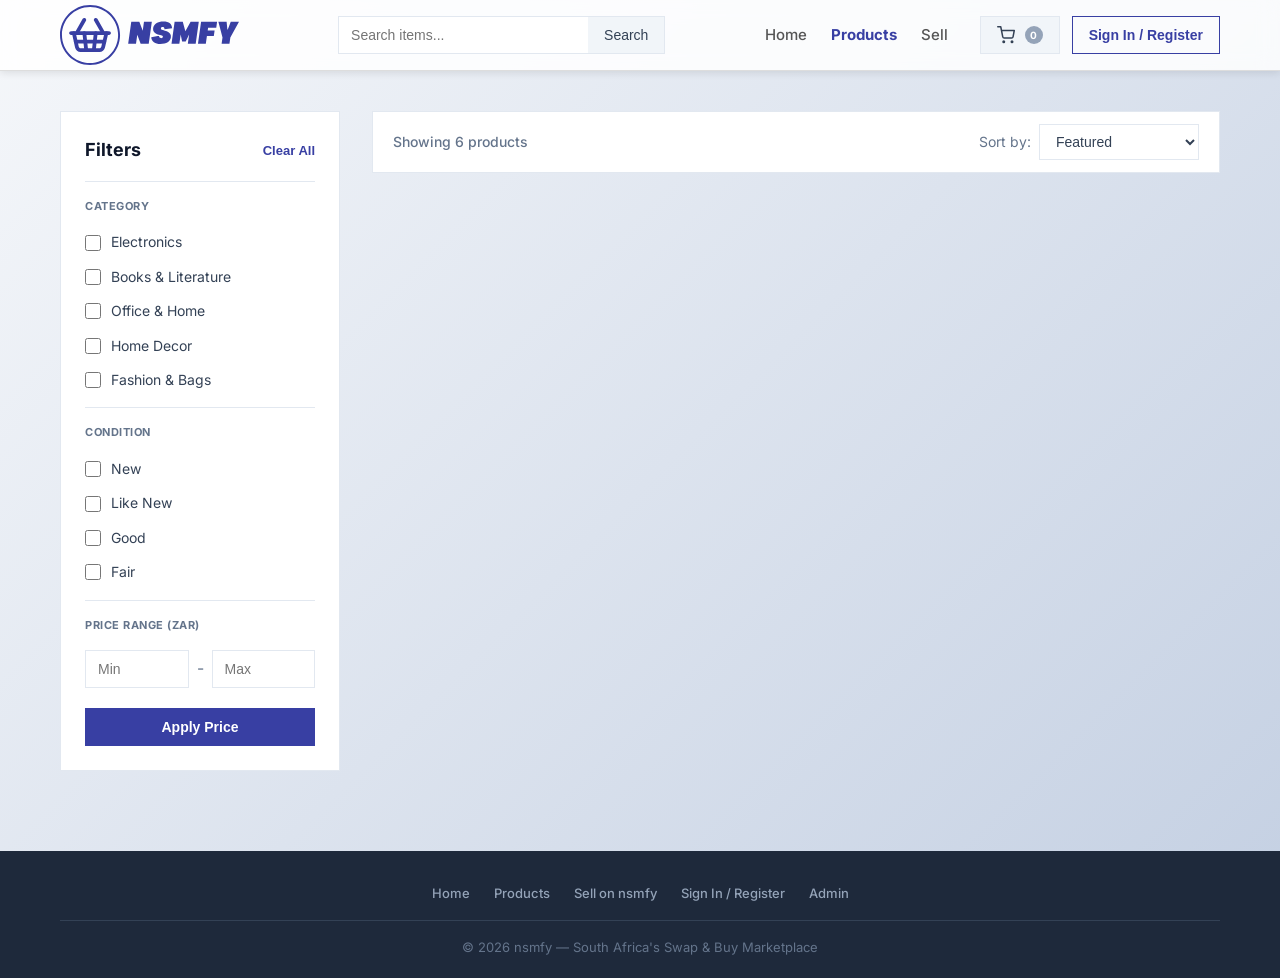
<file: products.html>
<!DOCTYPE html>
<html lang="en">
<head>
    <meta charset="UTF-8">
    <meta name="viewport" content="width=device-width, initial-scale=1.0">
    <title>Products - nsmfy Marketplace</title>
    <link rel="stylesheet" href="style.css">
    <link href="https://fonts.googleapis.com/css2?family=Inter:wght@400;500;600;700&display=swap" rel="stylesheet">
</head>
<body>
    <!-- Navigation Bar -->
    <header class="navbar">
        <div class="navbar-container">
            <a href="index.html" class="logo">
                <img src="NSMFY LOGO illustratorAsset 1.svg" alt="nsmfy logo" class="logo-img">
            </a>
            
            <div class="search-bar">
                <input type="text" placeholder="Search items..." id="search-input">
                <button type="button" id="search-btn">Search</button>
            </div>
            
            <div class="nav-menu">
                <nav class="nav-links">
                    <a href="index.html">Home</a>
                    <a href="products.html" class="active">Products</a>
                    <a href="seller.html">Sell</a>
                </nav>
                <div class="nav-actions">
                    <a href="cart.html" class="cart-button" aria-label="Cart">
                        <svg viewBox="0 0 24 24" width="18" height="18" fill="none" stroke="currentColor" stroke-width="2" stroke-linecap="round" stroke-linejoin="round"><circle cx="9" cy="21" r="1"></circle><circle cx="20" cy="21" r="1"></circle><path d="M1 1h4l2.68 13.39a2 2 0 0 0 2 1.61h9.72a2 2 0 0 0 2-1.61L23 6H6"></path></svg>
                        <span id="cart-count" data-empty="true">0</span>
                    </a>
                    <button class="auth-button" id="auth-btn" onclick="location.href='login.html'">Sign In / Register</button>
                </div>
            </div>
        </div>
    </header>

    <main class="products-page-layout">
        <div class="products-page-container">
            <!-- Filter Sidebar -->
            <aside class="filter-sidebar">
                <div class="sidebar-header">
                    <h3>Filters</h3>
                    <button class="clear-filters-btn">Clear All</button>
                </div>
                
                <hr class="sidebar-divider">

                <div class="filter-group">
                    <h4>Category</h4>
                    <label class="filter-checkbox-label">
                        <input type="checkbox" name="category" value="electronics">
                        <span>Electronics</span>
                    </label>
                    <label class="filter-checkbox-label">
                        <input type="checkbox" name="category" value="books">
                        <span>Books & Literature</span>
                    </label>
                    <label class="filter-checkbox-label">
                        <input type="checkbox" name="category" value="office">
                        <span>Office & Home</span>
                    </label>
                    <label class="filter-checkbox-label">
                        <input type="checkbox" name="category" value="decor">
                        <span>Home Decor</span>
                    </label>
                    <label class="filter-checkbox-label">
                        <input type="checkbox" name="category" value="fashion">
                        <span>Fashion & Bags</span>
                    </label>
                </div>

                <hr class="sidebar-divider">

                <div class="filter-group">
                    <h4>Condition</h4>
                    <label class="filter-checkbox-label">
                        <input type="checkbox" name="condition" value="new">
                        <span>New</span>
                    </label>
                    <label class="filter-checkbox-label">
                        <input type="checkbox" name="condition" value="like-new">
                        <span>Like New</span>
                    </label>
                    <label class="filter-checkbox-label">
                        <input type="checkbox" name="condition" value="good">
                        <span>Good</span>
                    </label>
                    <label class="filter-checkbox-label">
                        <input type="checkbox" name="condition" value="fair">
                        <span>Fair</span>
                    </label>
                </div>

                <hr class="sidebar-divider">

                <div class="filter-group">
                    <h4>Price Range (ZAR)</h4>
                    <div class="price-range-inputs">
                        <input type="number" placeholder="Min" id="price-min" min="0">
                        <span>-</span>
                        <input type="number" placeholder="Max" id="price-max" min="0">
                    </div>
                    <button class="apply-filters-btn">Apply Price</button>
                </div>
            </aside>

            <!-- Products Content Area -->
            <div class="products-content">
                <div class="products-content-header">
                    <span class="results-count">Showing 6 products</span>
                    <div class="sort-by">
                        <label for="sort-select">Sort by:</label>
                        <select id="sort-select">
                            <option value="featured">Featured</option>
                            <option value="price-low">Price: Low to High</option>
                            <option value="price-high">Price: High to Low</option>
                            <option value="newest">Newest Listings</option>
                        </select>
                    </div>
                </div>

                <div id="main-product-grid" class="products-list-grid">
                    <!-- Dynamic Products -->
                </div>
            </div>
        </div>
    </main>

    <!-- Footer -->
    <footer>
        <div class="footer-container">
            <div class="footer-links">
                <a href="index.html">Home</a>
                <a href="products.html">Products</a>
                <a href="seller.html">Sell on nsmfy</a>
                <a href="login.html">Sign In / Register</a>
                <a href="admin.html">Admin</a>
            </div>
            <p>&copy; 2026 nsmfy &mdash; South Africa's Swap &amp; Buy Marketplace</p>
        </div>
    </footer>
    <script src="api.js"></script>
    <script src="cart.js"></script>
    <script src="marketplace.js"></script>
</body>
</html>
</file>
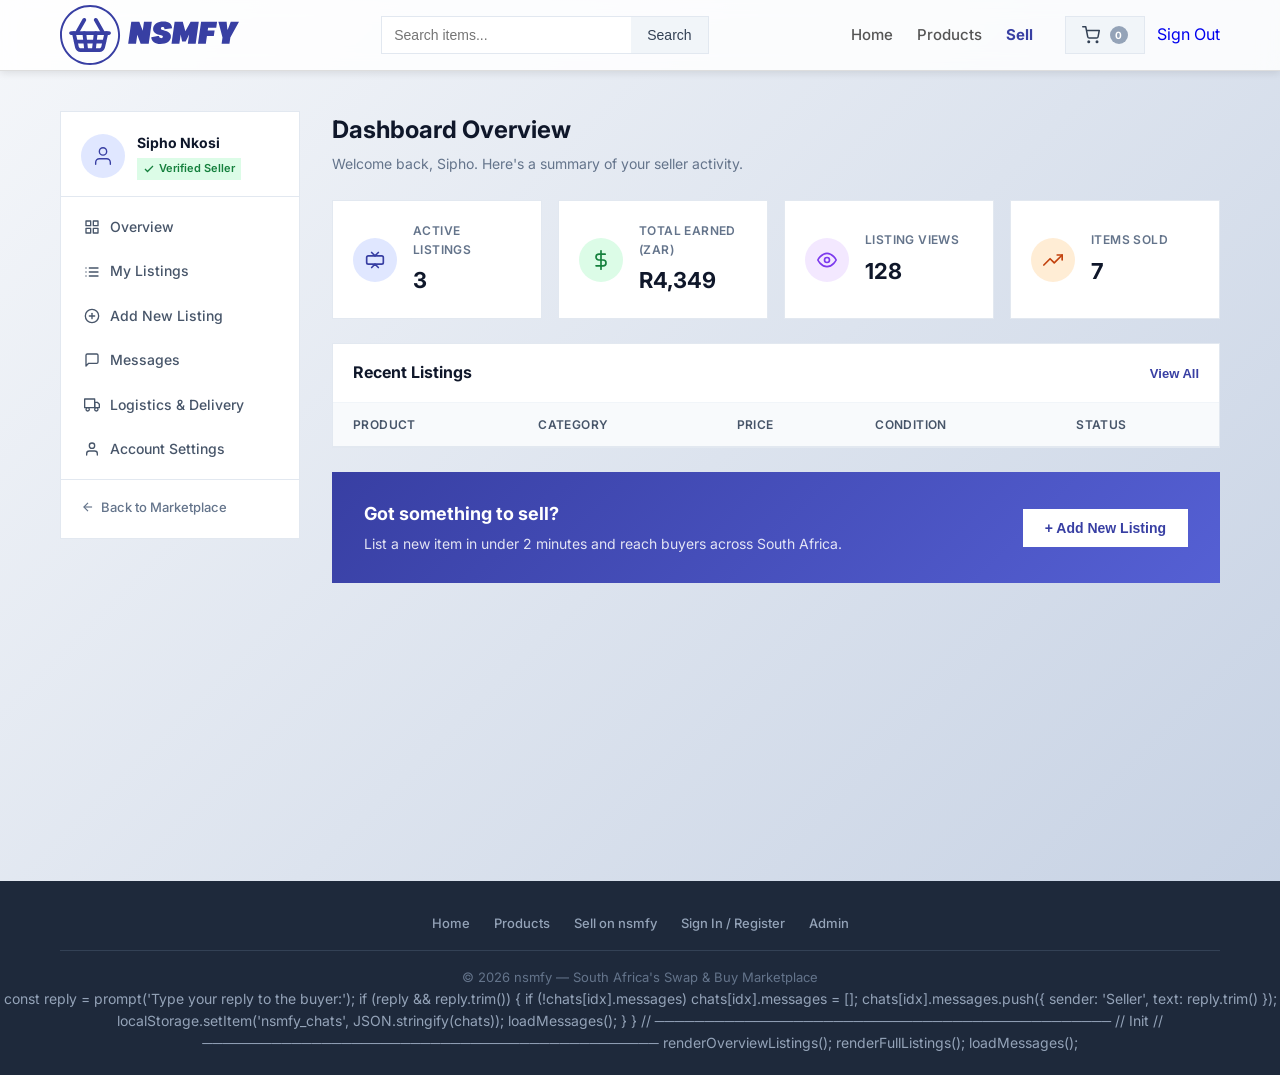
<file: seller.html>
<!DOCTYPE html>
<html lang="en">
<head>
    <meta charset="UTF-8">
    <meta name="viewport" content="width=device-width, initial-scale=1.0">
    <title>Seller Dashboard - nsmfy Marketplace</title>
    <meta name="description" content="Manage your listings and track your sales on nsmfy, South Africa's swap and buy marketplace.">
    <link rel="stylesheet" href="style.css">
    <link href="https://fonts.googleapis.com/css2?family=Inter:wght@400;500;600;700&display=swap" rel="stylesheet">
</head>
<body>
    <!-- Navigation Bar -->
    <header class="navbar">
        <div class="navbar-container">
            <a href="index.html" class="logo">
                <img src="NSMFY LOGO illustratorAsset 1.svg" alt="nsmfy logo" class="logo-img">
            </a>

            <div class="search-bar">
                <input type="text" placeholder="Search items..." id="search-input">
                <button type="button" id="search-btn">Search</button>
            </div>

            <div class="nav-menu">
                <nav class="nav-links">
                    <a href="index.html">Home</a>
                    <a href="products.html">Products</a>
                    <a href="seller.html" class="active">Sell</a>
                </nav>
                <div class="nav-actions">
                    <a href="cart.html" class="cart-button" aria-label="Cart">
                        <svg viewBox="0 0 24 24" width="18" height="18" fill="none" stroke="currentColor" stroke-width="2" stroke-linecap="round" stroke-linejoin="round"><circle cx="9" cy="21" r="1"></circle><circle cx="20" cy="21" r="1"></circle><path d="M1 1h4l2.68 13.39a2 2 0 0 0 2 1.61h9.72a2 2 0 0 0 2-1.61L23 6H6"></path></svg>
                        <span id="cart-count" data-empty="true">0</span>
                    </a>
                    <a href="login.html" class="auth-button" style="display:inline-flex;align-items:center;justify-content:center;text-decoration:none;">Sign Out</a>
                </div>
            </div>
        </div>
    </header>

    <main class="seller-page-layout">
        <div class="seller-page-container">

            <!-- Sidebar Navigation -->
            <aside class="seller-sidebar">
                <div class="seller-profile-box">
                    <div class="seller-avatar">
                        <svg viewBox="0 0 24 24" fill="none" stroke="currentColor" stroke-width="1.5" stroke-linecap="round" stroke-linejoin="round">
                            <path d="M20 21v-2a4 4 0 0 0-4-4H8a4 4 0 0 0-4 4v2"></path>
                            <circle cx="12" cy="7" r="4"></circle>
                        </svg>
                    </div>
                    <div class="seller-profile-info">
                        <strong id="seller-name-display">Sipho Nkosi</strong>
                        <span class="seller-verified-badge">
                            <svg viewBox="0 0 24 24" width="12" height="12" fill="none" stroke="currentColor" stroke-width="2.5"><polyline points="20 6 9 17 4 12"></polyline></svg>
                            Verified Seller
                        </span>
                    </div>
                </div>

                <nav class="seller-nav">
                    <a href="#" class="seller-nav-link" onclick="showSection('overview', this)">
                        <svg viewBox="0 0 24 24"><rect x="3" y="3" width="7" height="7"></rect><rect x="14" y="3" width="7" height="7"></rect><rect x="14" y="14" width="7" height="7"></rect><rect x="3" y="14" width="7" height="7"></rect></svg>
                        Overview
                    </a>
                    <a href="#" class="seller-nav-link" onclick="showSection('my-listings', this)">
                        <svg viewBox="0 0 24 24"><line x1="8" y1="6" x2="21" y2="6"></line><line x1="8" y1="12" x2="21" y2="12"></line><line x1="8" y1="18" x2="21" y2="18"></line><line x1="3" y1="6" x2="3.01" y2="6"></line><line x1="3" y1="12" x2="3.01" y2="12"></line><line x1="3" y1="18" x2="3.01" y2="18"></line></svg>
                        My Listings
                    </a>
                    <a href="#" class="seller-nav-link" onclick="showSection('add-listing', this)">
                        <svg viewBox="0 0 24 24"><circle cx="12" cy="12" r="10"></circle><line x1="12" y1="8" x2="12" y2="16"></line><line x1="8" y1="12" x2="16" y2="12"></line></svg>
                        Add New Listing
                    </a>
                    <a href="#" class="seller-nav-link" onclick="showSection('messages', this)" id="nav-messages">
                        <svg viewBox="0 0 24 24" fill="none" stroke="currentColor" stroke-width="2"><path d="M21 15a2 2 0 0 1-2 2H7l-4 4V5a2 2 0 0 1 2-2h14a2 2 0 0 1 2 2z"></path></svg>
                        Messages
                        <span id="msg-badge" style="background:#ef4444;color:#fff;font-size:11px;font-weight:700;padding:1px 6px;border-radius:10px;margin-left:auto;display:none;">0</span>
                    </a>
                    <a href="#" class="seller-nav-link" onclick="showSection('logistics', this)">
                        <svg viewBox="0 0 24 24" fill="none" stroke="currentColor" stroke-width="2"><rect x="1" y="3" width="15" height="13"></rect><polygon points="16 8 20 8 23 11 23 16 16 16 16 8"></polygon><circle cx="5.5" cy="18.5" r="2.5"></circle><circle cx="18.5" cy="18.5" r="2.5"></circle></svg>
                        Logistics &amp; Delivery
                    </a>
                    <a href="#" class="seller-nav-link" onclick="showSection('account', this)">
                        <svg viewBox="0 0 24 24"><path d="M20 21v-2a4 4 0 0 0-4-4H8a4 4 0 0 0-4 4v2"></path><circle cx="12" cy="7" r="4"></circle></svg>
                        Account Settings
                    </a>
                </nav>

                <div class="seller-sidebar-footer">
                    <a href="index.html" class="sidebar-back-link">
                        <svg viewBox="0 0 24 24" width="14" height="14" fill="none" stroke="currentColor" stroke-width="2"><line x1="19" y1="12" x2="5" y2="12"></line><polyline points="12 19 5 12 12 5"></polyline></svg>
                        Back to Marketplace
                    </a>
                </div>
            </aside>

            <!-- Main Content Area -->
            <div class="seller-main-content">

                <!-- === OVERVIEW SECTION === -->
                <section id="section-overview" class="seller-section">
                    <div class="seller-section-header">
                        <h1>Dashboard Overview</h1>
                        <p>Welcome back, Sipho. Here's a summary of your seller activity.</p>
                    </div>

                    <!-- Stats Row -->
                    <div class="seller-stats-row">
                        <div class="seller-stat-card">
                            <div class="stat-icon-wrap stat-icon-blue">
                                <svg viewBox="0 0 24 24" fill="none" stroke="currentColor" stroke-width="2" stroke-linecap="round" stroke-linejoin="round"><path d="M20 7H4a2 2 0 0 0-2 2v6a2 2 0 0 0 2 2h16a2 2 0 0 0 2-2V9a2 2 0 0 0-2-2z"></path><polyline points="16 21 12 17 8 21"></polyline><polyline points="16 3 12 7 8 3"></polyline></svg>
                            </div>
                            <div>
                                <p class="stat-label">Active Listings</p>
                                <p class="stat-value" id="stat-active">3</p>
                            </div>
                        </div>
                        <div class="seller-stat-card">
                            <div class="stat-icon-wrap stat-icon-green">
                                <svg viewBox="0 0 24 24" fill="none" stroke="currentColor" stroke-width="2" stroke-linecap="round" stroke-linejoin="round"><line x1="12" y1="1" x2="12" y2="23"></line><path d="M17 5H9.5a3.5 3.5 0 0 0 0 7h5a3.5 3.5 0 0 1 0 7H6"></path></svg>
                            </div>
                            <div>
                                <p class="stat-label">Total Earned (ZAR)</p>
                                <p class="stat-value" id="stat-earned">R4,349</p>
                            </div>
                        </div>
                        <div class="seller-stat-card">
                            <div class="stat-icon-wrap stat-icon-purple">
                                <svg viewBox="0 0 24 24" fill="none" stroke="currentColor" stroke-width="2" stroke-linecap="round" stroke-linejoin="round"><path d="M1 12s4-8 11-8 11 8 11 8-4 8-11 8-11-8-11-8z"></path><circle cx="12" cy="12" r="3"></circle></svg>
                            </div>
                            <div>
                                <p class="stat-label">Listing Views</p>
                                <p class="stat-value">128</p>
                            </div>
                        </div>
                        <div class="seller-stat-card">
                            <div class="stat-icon-wrap stat-icon-orange">
                                <svg viewBox="0 0 24 24" fill="none" stroke="currentColor" stroke-width="2" stroke-linecap="round" stroke-linejoin="round"><polyline points="23 6 13.5 15.5 8.5 10.5 1 18"></polyline><polyline points="17 6 23 6 23 12"></polyline></svg>
                            </div>
                            <div>
                                <p class="stat-label">Items Sold</p>
                                <p class="stat-value">7</p>
                            </div>
                        </div>
                    </div>

                    <!-- Recent Listings Preview -->
                    <div class="seller-card">
                        <div class="seller-card-header">
                            <h2>Recent Listings</h2>
                            <button class="seller-link-btn" onclick="showSection('my-listings', document.querySelector('[onclick=\"showSection(\'my-listings\', this)\"]'))">View All</button>
                        </div>
                        <table class="seller-table">
                            <thead>
                                <tr>
                                    <th>Product</th>
                                    <th>Category</th>
                                    <th>Price</th>
                                    <th>Condition</th>
                                    <th>Status</th>
                                </tr>
                            </thead>
                            <tbody id="overview-listings-body">
                                <!-- filled by JS -->
                            </tbody>
                        </table>
                    </div>

                    <!-- Quick Add CTA -->
                    <div class="seller-cta-banner">
                        <div>
                            <h3>Got something to sell?</h3>
                            <p>List a new item in under 2 minutes and reach buyers across South Africa.</p>
                        </div>
                        <button class="seller-cta-btn" onclick="showSection('add-listing', document.querySelectorAll('.seller-nav-link')[2])">+ Add New Listing</button>
                    </div>
                </section>

                <!-- === MY LISTINGS SECTION === -->
                <section id="section-my-listings" class="seller-section hidden">
                    <div class="seller-section-header">
                        <h1>My Listings</h1>
                        <p>Manage all your active and past listings.</p>
                    </div>

                    <div class="seller-card">
                        <div class="seller-card-header">
                            <h2>All Listings</h2>
                            <button class="seller-primary-btn" onclick="showSection('add-listing', document.querySelectorAll('.seller-nav-link')[2])">+ New Listing</button>
                        </div>
                        <table class="seller-table">
                            <thead>
                                <tr>
                                    <th>Product</th>
                                    <th>Category</th>
                                    <th>Price</th>
                                    <th>Condition</th>
                                    <th>Status</th>
                                    <th>Actions</th>
                                </tr>
                            </thead>
                            <tbody id="full-listings-body">
                                <!-- filled by JS -->
                            </tbody>
                        </table>
                        <div id="no-listings-msg" class="seller-empty-state hidden">
                            <svg viewBox="0 0 24 24" fill="none" stroke="currentColor" stroke-width="1.5"><path d="M20 7H4a2 2 0 0 0-2 2v6a2 2 0 0 0 2 2h16a2 2 0 0 0 2-2V9a2 2 0 0 0-2-2z"></path></svg>
                            <p>No listings yet. Add your first item above.</p>
                        </div>
                    </div>
                </section>

                <!-- === ADD LISTING SECTION === -->
                <section id="section-add-listing" class="seller-section hidden">
                    <div class="seller-section-header">
                        <h1>Add New Listing</h1>
                        <p>Fill in the details below to list your item on the marketplace.</p>
                    </div>

                    <div class="seller-card">
                        <form id="add-listing-form" onsubmit="handleAddListing(event)">
                            <div class="listing-form-grid">
                                <!-- Product Name -->
                                <div class="listing-form-group full-width">
                                    <label for="listing-title">Product Name *</label>
                                    <input type="text" id="listing-title" placeholder="e.g. Sony WH-1000XM4 Headphones" required>
                                </div>

                                <!-- Category -->
                                <div class="listing-form-group">
                                    <label for="listing-category">Category *</label>
                                    <select id="listing-category" required>
                                        <option value="">Select a category</option>
                                        <option value="Electronics">Electronics</option>
                                        <option value="Books &amp; Literature">Books &amp; Literature</option>
                                        <option value="Office &amp; Home">Office &amp; Home</option>
                                        <option value="Home Decor">Home Decor</option>
                                        <option value="Fashion &amp; Bags">Fashion &amp; Bags</option>
                                        <option value="Sports &amp; Outdoors">Sports &amp; Outdoors</option>
                                        <option value="Toys &amp; Games">Toys &amp; Games</option>
                                        <option value="Other">Other</option>
                                    </select>
                                </div>

                                <!-- Condition -->
                                <div class="listing-form-group">
                                    <label for="listing-condition">Condition *</label>
                                    <select id="listing-condition" required>
                                        <option value="">Select condition</option>
                                        <option value="New">New</option>
                                        <option value="Like New">Like New</option>
                                        <option value="Good">Good</option>
                                        <option value="Fair">Fair</option>
                                    </select>
                                </div>

                                <!-- Price -->
                                <div class="listing-form-group">
                                    <label for="listing-price">Price (ZAR) *</label>
                                    <div class="price-input-wrapper">
                                        <span class="price-prefix">R</span>
                                        <input type="number" id="listing-price" placeholder="0.00" min="1" step="0.01" required>
                                    </div>
                                </div>

                                <!-- Location -->
                                <div class="listing-form-group">
                                    <label for="listing-location">Location / City *</label>
                                    <input type="text" id="listing-location" placeholder="e.g. Cape Town, Johannesburg" required>
                                </div>

                                <!-- Listing Type: Auction Toggle -->
                                <div class="listing-form-group full-width">
                                    <label>Listing Type</label>
                                    <div style="display:flex;gap:12px;margin-top:6px;">
                                        <label style="display:flex;align-items:center;gap:8px;cursor:pointer;font-weight:500;">
                                            <input type="radio" name="listing-type" value="fixed" checked onchange="toggleAuctionFields(false)"> Fixed Price
                                        </label>
                                        <label style="display:flex;align-items:center;gap:8px;cursor:pointer;font-weight:500;">
                                            <input type="radio" name="listing-type" value="auction" onchange="toggleAuctionFields(true)"> Auction / Bidding
                                        </label>
                                    </div>
                                    <p class="field-helper">Auction listings allow buyers to place bids. The item sells to the highest bidder when the timer ends.</p>
                                </div>

                                <!-- Auction Duration (hidden by default) -->
                                <div class="listing-form-group" id="auction-duration-field" style="display:none;">
                                    <label for="listing-auction-hours">Auction Duration *</label>
                                    <select id="listing-auction-hours">
                                        <option value="24">24 Hours</option>
                                        <option value="48">48 Hours</option>
                                        <option value="72">72 Hours (3 Days)</option>
                                    </select>
                                    <p class="field-helper">Your auction will run for the selected duration from the time of publishing.</p>
                                </div>

                                <!-- Description -->
                                <div class="listing-form-group full-width">
                                    <label for="listing-description">Description *</label>
                                    <textarea id="listing-description" rows="4" placeholder="Describe the item, its condition, and any accessories included..." required></textarea>
                                </div>

                                <!-- Image Upload -->
                                <div class="listing-form-group full-width">
                                    <label>Product Image</label>
                                    <div class="upload-container" onclick="document.getElementById('listing-img-input').click()">
                                        <svg viewBox="0 0 24 24" fill="none" stroke="currentColor" stroke-width="2" stroke-linecap="round" stroke-linejoin="round"><path d="M21 15v4a2 2 0 0 1-2 2H5a2 2 0 0 1-2-2v-4M17 8l-5-5-5 5M12 3v12"></path></svg>
                                        <p id="listing-img-text">Click to upload a photo of your item</p>
                                        <span>PNG, JPG or WEBP (max. 5MB)</span>
                                        <input type="file" id="listing-img-input" class="hidden" accept=".png,.jpg,.jpeg,.webp" onchange="handleListingImgSelected(event)">
                                    </div>
                                </div>
                            </div>

                            <div class="listing-form-actions">
                                <button type="button" class="seller-cancel-btn" onclick="showSection('my-listings', document.querySelectorAll('.seller-nav-link')[1])">Cancel</button>
                                <button type="submit" class="seller-primary-btn">Publish Listing</button>
                            </div>
                        </form>
                    </div>
                </section>

                <!-- === ACCOUNT SETTINGS SECTION === -->
                <section id="section-account" class="seller-section hidden">
                    <div class="seller-section-header">
                        <h1>Account Settings</h1>
                        <p>Update your profile and seller details.</p>
                    </div>

                    <div class="seller-card">
                        <div class="seller-card-header">
                            <h2>Personal Information</h2>
                        </div>
                        <form class="listing-form-grid" onsubmit="handleAccountSave(event)">
                            <div class="listing-form-group">
                                <label for="acc-name">Full Name</label>
                                <input type="text" id="acc-name" value="Sipho Nkosi">
                            </div>
                            <div class="listing-form-group">
                                <label for="acc-email">Email Address</label>
                                <input type="email" id="acc-email" value="sipho@domain.co.za">
                            </div>
                            <div class="listing-form-group">
                                <label for="acc-phone">Phone Number</label>
                                <input type="tel" id="acc-phone" placeholder="e.g. 071 234 5678">
                            </div>
                            <div class="listing-form-group">
                                <label for="acc-city">City / Location</label>
                                <input type="text" id="acc-city" placeholder="e.g. Johannesburg">
                            </div>
                            <div class="listing-form-group full-width">
                                <label for="acc-bio">Short Bio</label>
                                <textarea id="acc-bio" rows="3" placeholder="Tell buyers a bit about yourself..."></textarea>
                            </div>
                            <div class="listing-form-actions full-width">
                                <button type="submit" class="seller-primary-btn">Save Changes</button>
                            </div>
                        </form>
                    </div>

                    <!-- Verification Status -->
                    <div class="seller-card" style="margin-top: 20px;">
                        <div class="seller-card-header">
                            <h2>Verification Status</h2>
                        </div>
                        <div class="verification-status-block">
                            <div class="verification-icon verified">
                                <svg viewBox="0 0 24 24" fill="none" stroke="currentColor" stroke-width="2.5"><polyline points="20 6 9 17 4 12"></polyline></svg>
                            </div>
                            <div>
                                <strong>Identity Verified</strong>
                                <p>Your South African ID document has been reviewed and approved by nsmfy admins. You are authorised to list and sell on the marketplace.</p>
                                <p class="field-helper" style="margin-top:6px;">Phone verification: <strong style="color:#10b981;">✔ 071 234 5678</strong></p>
                            </div>
                        </div>
                    </div>

                    <!-- Escrow / Safe Payment Info -->
                    <div class="seller-card" style="margin-top: 20px;">
                        <div class="seller-card-header">
                            <h2>How Payments Work (Escrow)</h2>
                        </div>
                        <div style="padding: 4px 0;">
                            <p style="font-size:14px;color:#475569;margin-bottom:14px;">nsmfy uses a <strong>safe payment (escrow)</strong> system. Here's how it works:</p>
                            <ol style="font-size:14px;color:#475569;padding-left:20px;line-height:2;">
                                <li><strong>Buyer pays nsmfy</strong> — funds are held securely, not sent to you yet.</li>
                                <li><strong>You ship the item</strong> — enter your tracking number below once dispatched.</li>
                                <li><strong>Buyer confirms receipt</strong> — they confirm they received the item in good condition.</li>
                                <li><strong>Funds released to you</strong> — payment is transferred to your account within 1-2 business days.</li>
                            </ol>
                            <p class="field-helper" style="margin-top:10px;">This protects both you and your buyer from scams.</p>
                        </div>
                    </div>
                </section>

                <!-- === MESSAGES SECTION === -->
                <section id="section-messages" class="seller-section hidden">
                    <div class="seller-section-header">
                        <h1>Buyer Messages</h1>
                        <p>Replies from buyers who sent you a message via the product chat button.</p>
                    </div>

                    <div class="seller-card" id="messages-list-card">
                        <div class="seller-card-header">
                            <h2>Inbox</h2>
                            <button class="seller-link-btn" onclick="loadMessages()">Refresh</button>
                        </div>
                        <div id="seller-messages-list" style="padding: 8px 0;"></div>
                    </div>
                </section>

                <!-- === LOGISTICS SECTION === -->
                <section id="section-logistics" class="seller-section hidden">
                    <div class="seller-section-header">
                        <h1>Logistics &amp; Delivery</h1>
                        <p>Manage your delivery options and submit tracking numbers for active orders.</p>
                    </div>

                    <!-- Delivery Partners -->
                    <div class="seller-card">
                        <div class="seller-card-header">
                            <h2>Delivery Partners</h2>
                        </div>
                        <p style="font-size:14px;color:#475569;margin-bottom:16px;">Choose your preferred courier service when shipping to buyers. These partners are integrated with nsmfy.</p>
                        <div style="display:grid;grid-template-columns:repeat(auto-fit,minmax(180px,1fr));gap:14px;">
                            <div style="border:2px solid #e2e8f0;padding:16px;border-radius:8px;text-align:center;">
                                <strong style="font-size:15px;color:#0f172a;">Courier Guy</strong>
                                <p style="font-size:12px;color:#64748b;margin-top:6px;">Next-day delivery nationwide. Drop-off or collection.</p>
                                <span style="font-size:12px;background:#dcfce7;color:#15803d;padding:3px 8px;border-radius:20px;font-weight:600;">Available</span>
                            </div>
                            <div style="border:2px solid #e2e8f0;padding:16px;border-radius:8px;text-align:center;">
                                <strong style="font-size:15px;color:#0f172a;">PostNet</strong>
                                <p style="font-size:12px;color:#64748b;margin-top:6px;">Affordable nationwide shipping from your nearest branch.</p>
                                <span style="font-size:12px;background:#dcfce7;color:#15803d;padding:3px 8px;border-radius:20px;font-weight:600;">Available</span>
                            </div>
                            <div style="border:2px solid #e2e8f0;padding:16px;border-radius:8px;text-align:center;">
                                <strong style="font-size:15px;color:#0f172a;">Pudo Lockers</strong>
                                <p style="font-size:12px;color:#64748b;margin-top:6px;">Drop-off at self-service locker points for low-cost delivery.</p>
                                <span style="font-size:12px;background:#dcfce7;color:#15803d;padding:3px 8px;border-radius:20px;font-weight:600;">Available</span>
                            </div>
                        </div>
                    </div>

                    <!-- Submit Tracking Number -->
                    <div class="seller-card" style="margin-top:20px;">
                        <div class="seller-card-header">
                            <h2>Submit Tracking Number</h2>
                        </div>
                        <p style="font-size:14px;color:#475569;margin-bottom:16px;">Once you have shipped an order, enter the tracking number below. This will notify the buyer and start the escrow release process.</p>
                        <form onsubmit="handleTrackingSubmit(event)" style="display:grid;grid-template-columns:1fr 1fr;gap:14px;">
                            <div class="listing-form-group">
                                <label for="track-order-id">Order ID</label>
                                <input type="text" id="track-order-id" placeholder="e.g. NSM-1829-ZA" required>
                            </div>
                            <div class="listing-form-group">
                                <label for="track-courier">Courier</label>
                                <select id="track-courier" required>
                                    <option value="">Select courier</option>
                                    <option value="Courier Guy">Courier Guy</option>
                                    <option value="PostNet">PostNet</option>
                                    <option value="Pudo">Pudo Lockers</option>
                                    <option value="Other">Other</option>
                                </select>
                            </div>
                            <div class="listing-form-group full-width" style="grid-column:1/-1;">
                                <label for="track-number">Tracking Number</label>
                                <input type="text" id="track-number" placeholder="e.g. TCG123456789ZA" required>
                            </div>
                            <div style="grid-column:1/-1;">
                                <button type="submit" class="seller-primary-btn">Submit Tracking</button>
                            </div>
                        </form>
                        <div id="tracking-success" class="hidden" style="margin-top:14px;padding:12px;background:#dcfce7;border-radius:6px;color:#15803d;font-weight:600;font-size:14px;">
                            ✔ Tracking submitted! The buyer has been notified.
                        </div>
                    </div>
                </section>

            </div>
        </div>
    </main>

    <!-- Footer -->
    <footer>
        <div class="footer-container">
            <div class="footer-links">
                <a href="index.html">Home</a>
                <a href="products.html">Products</a>
                <a href="seller.html">Sell on nsmfy</a>
                <a href="login.html">Sign In / Register</a>
                <a href="admin.html">Admin</a>
            </div>
            <p>&copy; 2026 nsmfy &mdash; South Africa's Swap &amp; Buy Marketplace</p>
        </div>
       <script>
        let listings = [];

        // ──────────────────────────────────────────────
        // Section Navigation
        // ──────────────────────────────────────────────
        function showSection(sectionId, clickedLink) {
            document.querySelectorAll('.seller-section').forEach(sec => sec.classList.add('hidden'));
            document.getElementById('section-' + sectionId).classList.remove('hidden');
            document.querySelectorAll('.seller-nav-link').forEach(link => link.classList.remove('active'));
            if (clickedLink) clickedLink.classList.add('active');
            return false;
        }

        // ──────────────────────────────────────────────
        // Fetch & Render Listings
        // ──────────────────────────────────────────────
        async function loadListings() {
            try {
                listings = await api.getProducts({ seller: 'me' });
                renderOverviewListings();
                renderFullListings();
                updateStatCount();
            } catch (err) {
                console.error("Failed to load listings", err);
            }
        }

        function getStatusBadge(status) {
            if (status === 'active') return '<span class="listing-badge badge-active">Active</span>';
            if (status === 'sold') return '<span class="listing-badge badge-sold">Sold</span>';
            return '<span class="listing-badge badge-draft">Draft</span>';
        }

        function renderOverviewListings() {
            const body = document.getElementById('overview-listings-body');
            const recent = listings.slice(0, 3);
            body.innerHTML = recent.map(l => `
                <tr>
                    <td><strong>${l.title}</strong></td>
                    <td>${l.category}</td>
                    <td>R${parseFloat(l.price).toLocaleString('en-ZA')}</td>
                    <td>${l.condition_grade}</td>
                    <td>${getStatusBadge(l.status)}</td>
                </tr>
            `).join('');
        }

        function renderFullListings() {
            const body = document.getElementById('full-listings-body');
            const noMsg = document.getElementById('no-listings-msg');
            if (!listings || listings.length === 0) {
                body.innerHTML = '';
                noMsg.classList.remove('hidden');
                return;
            }
            noMsg.classList.add('hidden');
            body.innerHTML = listings.map(l => `
                <tr id="listing-row-${l.id}">
                    <td><strong>${l.title}</strong></td>
                    <td>${l.category}</td>
                    <td>R${parseFloat(l.price).toLocaleString('en-ZA')}</td>
                    <td>${l.condition_grade}</td>
                    <td>${getStatusBadge(l.status)}</td>
                    <td>
                        <div style="display:flex; gap:6px;">
                            <button class="listing-action-btn btn-mark-sold" onclick="markSold(${l.id})" ${l.status === 'sold' ? 'disabled style="opacity:0.4;cursor:default"' : ''}>Mark Sold</button>
                            <button class="listing-action-btn btn-delete" onclick="deleteListing(${l.id})">Delete</button>
                        </div>
                    </td>
                </tr>
            `).join('');
        }

        async function markSold(id) {
            try {
                await api.markProductSold(id);
                await loadListings();
            } catch (err) {
                alert(err.message || "Failed to mark as sold");
            }
        }

        async function deleteListing(id) {
            if (confirm("Are you sure you want to delete this listing?")) {
                try {
                    await api.deleteProduct(id);
                    await loadListings();
                } catch (err) {
                    alert(err.message || "Failed to delete listing");
                }
            }
        }

        function updateStatCount() {
            const active = listings.filter(l => l.status === 'active').length;
            document.getElementById('stat-active').textContent = active;
        }

        // ──────────────────────────────────────────────
        // Add New Listing Form
        // ──────────────────────────────────────────────
        function handleListingImgSelected(event) {
            const file = event.target.files[0];
            const textEl = document.getElementById('listing-img-text');
            if (file) {
                textEl.textContent = `Selected: ${file.name}`;
                textEl.style.color = '#383fa3';
                textEl.style.fontWeight = '600';
            }
        }

        async function handleAddListing(event) {
            event.preventDefault();
            const form = event.target;
            const formData = new FormData(form);
            
            try {
                await api.addProduct(formData);
                await loadListings();
                
                // Reset form
                form.reset();
                document.getElementById('listing-img-text').textContent = 'Click to upload a photo of your item';
                document.getElementById('listing-img-text').style.color = '';
                document.getElementById('listing-img-text').style.fontWeight = '';

                // Navigate to listings
                showSection('my-listings', document.querySelectorAll('.seller-nav-link')[1]);
                alert('Your listing has been published successfully!');
            } catch (err) {
                alert(err.message || "Failed to add listing");
            }
        }

        function handleAccountSave(event) {
            event.preventDefault();
            const name = document.getElementById('acc-name').value.trim();
            document.getElementById('seller-name-display').textContent = name;
            alert('Account settings saved!');
        }

        function toggleAuctionFields(showAuction) {
            const auctionField = document.getElementById('auction-duration-field');
            auctionField.style.display = showAuction ? 'block' : 'none';
        }

        // ──────────────────────────────────────────────
        // Logistics: Tracking Submission
        // ──────────────────────────────────────────────
        async function handleTrackingSubmit(event) {
            event.preventDefault();
            const orderIdStr = document.getElementById('track-order-id').value.trim();
            // Parse orderId to number if possible, or just pass the code if your api expects a code. 
            // The API expects `order_id` INT FK orders.id, so maybe the user enters the ID or code. Let's send the string.
            const courier = document.getElementById('track-courier').value;
            const trackingNumber = document.getElementById('track-number').value.trim();
            
            try {
                await api.submitTracking(orderIdStr, courier, trackingNumber);
                document.getElementById('tracking-success').classList.remove('hidden');
                event.target.reset();
                setTimeout(() => document.getElementById('tracking-success').classList.add('hidden'), 5000);
            } catch (err) {
                alert(err.message || "Failed to submit tracking");
            }
        }

        // ──────────────────────────────────────────────
        // Messages
        // ──────────────────────────────────────────────
        async function loadMessages() {
            try {
                const chats = await api.getChatThreads();
                const container = document.getElementById('seller-messages-list');
                const badge = document.getElementById('msg-badge');

                if (!chats || chats.length === 0) {
                    container.innerHTML = '<p style="color:#64748b;font-size:14px;padding:20px 0;">No messages yet. When buyers send you a chat, they will appear here.</p>';
                    badge.style.display = 'none';
                    return;
                }

                badge.textContent = chats.length;
                badge.style.display = 'inline';

                container.innerHTML = chats.map((chat) => `
                    <div style="border:1px solid #e2e8f0;border-radius:8px;padding:14px;margin-bottom:12px;background:#fafafa;">
                        <div style="display:flex;justify-content:space-between;align-items:center;margin-bottom:8px;">
                            <strong style="font-size:14px;">${chat.product_title || 'Product Enquiry'}</strong>
                            <span style="font-size:12px;color:#94a3b8;">User ID: ${chat.other_user_id}</span>
                        </div>
                        <div style="font-size:13px;color:#475569;border-left:3px solid #383fa3;padding-left:10px; margin-bottom:10px;">
                            <p>${chat.last_message || ''}</p>
                        </div>
                        <button onclick="replyMessage(${chat.product_id}, ${chat.other_user_id})" style="font-size:12px;padding:5px 12px;border:1px solid #383fa3;color:#383fa3;background:transparent;border-radius:4px;cursor:pointer;">Reply</button>
                    </div>
                `).join('');
            } catch (err) {
                console.error("Failed to load messages", err);
            }
        }

        async function replyMessage(productId, recipientId) {
            const reply = prompt('Type your reply to the buyer:');
            if (reply && reply.trim()) {
                try {
                    await api.sendMessage(productId, recipientId, reply.trim());
                    await loadMessages();
                } catch (err) {
                    alert(err.message || "Failed to send reply");
                }
            }
        }

        // ──────────────────────────────────────────────
        // Init
        // ──────────────────────────────────────────────
        document.addEventListener('DOMContentLoaded', () => {
            loadListings();
            loadMessages();
        });
    </script>
    <script src="api.js"></script>
    <script src="cart.js"></script>
            const reply = prompt('Type your reply to the buyer:');
            if (reply && reply.trim()) {
                if (!chats[idx].messages) chats[idx].messages = [];
                chats[idx].messages.push({ sender: 'Seller', text: reply.trim() });
                localStorage.setItem('nsmfy_chats', JSON.stringify(chats));
                loadMessages();
            }
        }

        // ──────────────────────────────────────────────
        // Init
        // ──────────────────────────────────────────────
        renderOverviewListings();
        renderFullListings();
        loadMessages();
    </script>
    <script src="api.js"></script>
    <script src="cart.js"></script>
    <script src="api.js"></script>
    <script src="marketplace.js"></script>
</body>
</html>
</file>
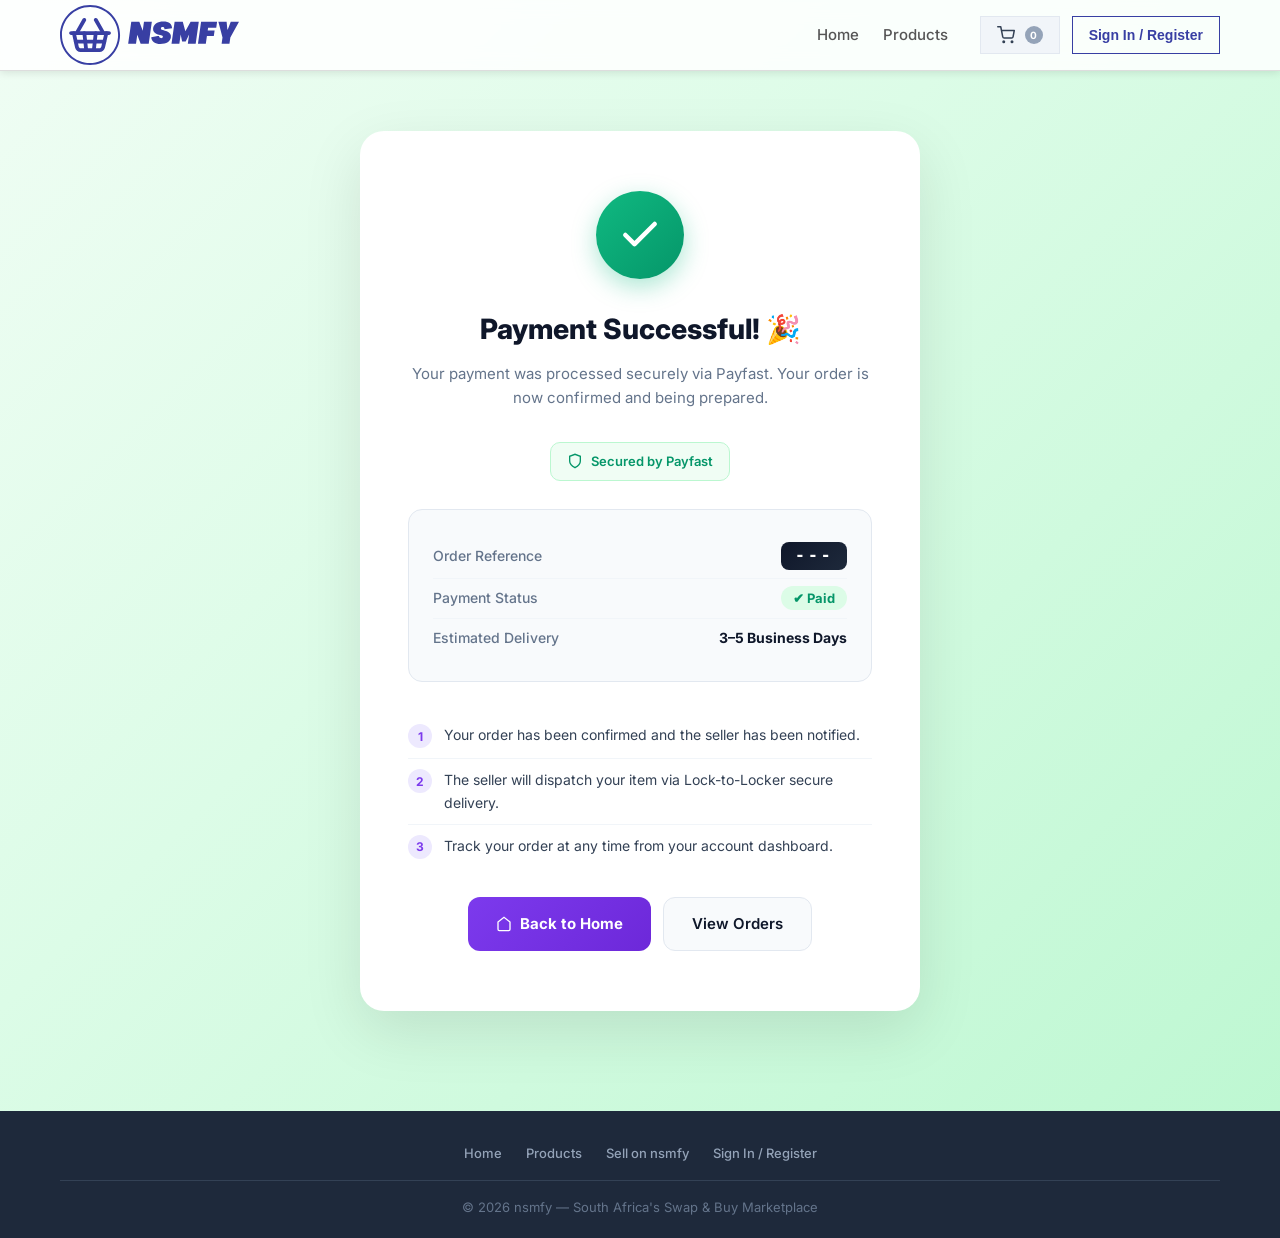
<file: success.html>
<!DOCTYPE html>
<html lang="en">
<head>
    <meta charset="UTF-8">
    <meta name="viewport" content="width=device-width, initial-scale=1.0">
    <title>Order Confirmed - nsmfy Marketplace</title>
    <meta name="description" content="Your nsmfy payment was successful. Your order is now confirmed and being processed.">
    <link rel="stylesheet" href="style.css">
    <link href="https://fonts.googleapis.com/css2?family=Inter:wght@400;500;600;700;800&display=swap" rel="stylesheet">
    <style>
        body {
            min-height: 100vh;
            display: flex;
            flex-direction: column;
            background: linear-gradient(135deg, #f0fdf4 0%, #dcfce7 40%, #bbf7d0 100%);
        }

        main {
            flex: 1;
            display: flex;
            align-items: center;
            justify-content: center;
            padding: 60px 20px;
        }

        .success-card {
            background: #fff;
            border-radius: 24px;
            box-shadow: 0 20px 60px rgba(0,0,0,0.1);
            padding: 60px 48px;
            max-width: 560px;
            width: 100%;
            text-align: center;
            animation: slideUp 0.5s ease-out;
        }

        @keyframes slideUp {
            from { opacity: 0; transform: translateY(30px); }
            to   { opacity: 1; transform: translateY(0); }
        }

        .success-icon-wrap {
            width: 88px;
            height: 88px;
            background: linear-gradient(135deg, #10b981, #059669);
            border-radius: 50%;
            display: flex;
            align-items: center;
            justify-content: center;
            margin: 0 auto 28px;
            box-shadow: 0 8px 24px rgba(16, 185, 129, 0.35);
            animation: popIn 0.4s 0.2s ease-out both;
        }

        @keyframes popIn {
            from { transform: scale(0); opacity: 0; }
            to   { transform: scale(1); opacity: 1; }
        }

        .success-icon-wrap svg {
            width: 44px;
            height: 44px;
            stroke: #fff;
            stroke-width: 2.5;
        }

        .success-card h1 {
            font-size: 28px;
            font-weight: 800;
            color: #0f172a;
            margin: 0 0 10px;
        }

        .success-card .subtitle {
            color: #64748b;
            font-size: 15px;
            margin: 0 0 32px;
            line-height: 1.6;
        }

        .payfast-badge {
            display: inline-flex;
            align-items: center;
            gap: 8px;
            background: #f0fdf4;
            border: 1.5px solid #bbf7d0;
            border-radius: 10px;
            padding: 8px 16px;
            font-size: 13px;
            font-weight: 600;
            color: #059669;
            margin-bottom: 28px;
        }

        .payfast-badge svg {
            width: 16px;
            height: 16px;
        }

        .order-detail-box {
            background: #f8fafc;
            border: 1.5px solid #e2e8f0;
            border-radius: 14px;
            padding: 24px;
            margin-bottom: 32px;
            text-align: left;
        }

        .order-detail-box .detail-row {
            display: flex;
            justify-content: space-between;
            align-items: center;
            padding: 8px 0;
            border-bottom: 1px solid #f1f5f9;
            font-size: 14px;
        }

        .order-detail-box .detail-row:last-child {
            border-bottom: none;
        }

        .order-detail-box .detail-row .label {
            color: #64748b;
            font-weight: 500;
        }

        .order-detail-box .detail-row .value {
            color: #0f172a;
            font-weight: 700;
        }

        .order-code-badge {
            background: linear-gradient(135deg, #0f172a, #1e293b);
            color: #fff;
            font-family: monospace;
            font-size: 18px;
            letter-spacing: 2px;
            padding: 4px 14px;
            border-radius: 8px;
        }

        .status-badge-paid {
            background: #dcfce7;
            color: #059669;
            font-weight: 700;
            font-size: 13px;
            padding: 4px 12px;
            border-radius: 20px;
        }

        .action-buttons {
            display: flex;
            gap: 12px;
            justify-content: center;
            flex-wrap: wrap;
        }

        .btn-home {
            background: linear-gradient(135deg, #7c3aed, #6d28d9);
            color: #fff;
            font-weight: 700;
            font-size: 15px;
            padding: 14px 28px;
            border: none;
            border-radius: 12px;
            cursor: pointer;
            text-decoration: none;
            transition: all 0.2s;
            display: inline-flex;
            align-items: center;
            gap: 8px;
        }

        .btn-home:hover {
            transform: translateY(-2px);
            box-shadow: 0 8px 20px rgba(124, 58, 237, 0.35);
        }

        .btn-orders {
            background: #f8fafc;
            color: #0f172a;
            font-weight: 600;
            font-size: 15px;
            padding: 14px 28px;
            border: 1.5px solid #e2e8f0;
            border-radius: 12px;
            cursor: pointer;
            text-decoration: none;
            transition: all 0.2s;
        }

        .btn-orders:hover {
            background: #f1f5f9;
            transform: translateY(-2px);
        }

        .steps-list {
            list-style: none;
            padding: 0;
            margin: 0 0 28px;
            text-align: left;
        }

        .steps-list li {
            display: flex;
            align-items: flex-start;
            gap: 12px;
            padding: 10px 0;
            font-size: 14px;
            color: #334155;
            border-bottom: 1px solid #f1f5f9;
        }

        .steps-list li:last-child { border-bottom: none; }

        .step-num {
            width: 24px;
            height: 24px;
            background: #ede9fe;
            color: #7c3aed;
            border-radius: 50%;
            display: flex;
            align-items: center;
            justify-content: center;
            font-weight: 700;
            font-size: 12px;
            flex-shrink: 0;
        }
    </style>
</head>
<body>
    <!-- Navbar -->
    <header class="navbar">
        <div class="navbar-container">
            <a href="index.html" class="logo">
                <img src="NSMFY LOGO illustratorAsset 1.svg" alt="nsmfy logo" class="logo-img">
            </a>
            <div class="nav-menu">
                <nav class="nav-links">
                    <a href="index.html">Home</a>
                    <a href="products.html">Products</a>
                </nav>
                <div class="nav-actions">
                    <a href="cart.html" class="cart-button" aria-label="Cart">
                        <svg viewBox="0 0 24 24" width="18" height="18" fill="none" stroke="currentColor" stroke-width="2" stroke-linecap="round" stroke-linejoin="round"><circle cx="9" cy="21" r="1"></circle><circle cx="20" cy="21" r="1"></circle><path d="M1 1h4l2.68 13.39a2 2 0 0 0 2 1.61h9.72a2 2 0 0 0 2-1.61L23 6H6"></path></svg>
                        <span id="cart-count" data-empty="true">0</span>
                    </a>
                    <button class="auth-button" id="auth-btn" onclick="location.href='login.html'">Sign In / Register</button>
                </div>
            </div>
        </div>
    </header>

    <main>
        <div class="success-card">
            <div class="success-icon-wrap">
                <svg viewBox="0 0 24 24" fill="none" stroke="currentColor" stroke-linecap="round" stroke-linejoin="round">
                    <polyline points="20 6 9 17 4 12"></polyline>
                </svg>
            </div>

            <h1>Payment Successful! 🎉</h1>
            <p class="subtitle">Your payment was processed securely via Payfast. Your order is now confirmed and being prepared.</p>

            <div class="payfast-badge">
                <svg viewBox="0 0 24 24" fill="none" stroke="currentColor" stroke-width="2"><path d="M12 22s8-4 8-10V5l-8-3-8 3v7c0 6 8 10 8 10z"></path></svg>
                Secured by Payfast
            </div>

            <div class="order-detail-box">
                <div class="detail-row">
                    <span class="label">Order Reference</span>
                    <span class="value"><span class="order-code-badge" id="order-code-display">---</span></span>
                </div>
                <div class="detail-row">
                    <span class="label">Payment Status</span>
                    <span class="value"><span class="status-badge-paid">✔ Paid</span></span>
                </div>
                <div class="detail-row">
                    <span class="label">Estimated Delivery</span>
                    <span class="value">3–5 Business Days</span>
                </div>
            </div>

            <ul class="steps-list">
                <li>
                    <span class="step-num">1</span>
                    <span>Your order has been confirmed and the seller has been notified.</span>
                </li>
                <li>
                    <span class="step-num">2</span>
                    <span>The seller will dispatch your item via Lock-to-Locker secure delivery.</span>
                </li>
                <li>
                    <span class="step-num">3</span>
                    <span>Track your order at any time from your account dashboard.</span>
                </li>
            </ul>

            <div class="action-buttons">
                <a href="index.html" class="btn-home">
                    <svg viewBox="0 0 24 24" width="16" height="16" fill="none" stroke="currentColor" stroke-width="2"><path d="M3 9l9-7 9 7v11a2 2 0 0 1-2 2H5a2 2 0 0 1-2-2z"></path></svg>
                    Back to Home
                </a>
                <a href="cart.html" class="btn-orders">View Orders</a>
            </div>
        </div>
    </main>

    <!-- Footer -->
    <footer>
        <div class="footer-container">
            <div class="footer-links">
                <a href="index.html">Home</a>
                <a href="products.html">Products</a>
                <a href="seller.html">Sell on nsmfy</a>
                <a href="login.html">Sign In / Register</a>
            </div>
            <p>&copy; 2026 nsmfy &mdash; South Africa's Swap &amp; Buy Marketplace</p>
        </div>
    </footer>

    <script src="api.js"></script>
    <script src="cart.js"></script>
    <script>
        // Read order code from URL parameter and display it
        document.addEventListener('DOMContentLoaded', () => {
            const params = new URLSearchParams(window.location.search);
            const orderCode = params.get('order');
            if (orderCode) {
                document.getElementById('order-code-display').textContent = orderCode;
            }
            updateCartCount();
        });
    </script>
</body>
</html>
</file>
<file: style.css>
/* Basic CSS Reset & Typography */
* {
  margin: 0;
  padding: 0;
  box-sizing: border-box;
}

body {
  font-family: 'Inter', sans-serif;
  line-height: 1.6;
  color: #333333;
  background: linear-gradient(135deg, #f5f7fa, #c3cfe2);
}

/* Container limits for clean alignment */
.navbar-container,
.hero-container,
.footer-container {
  max-width: 1200px;
  margin: 0 auto;
  padding: 0 20px;
  width: 100%;
}

/*Logo Edits size and type*/
.logo {
  display: flex;
  align-items: center;
  text-decoration: none;
}

.logo-img {
  height: 60px;
  width: auto;
  display: block;
}

/* Header & Navigation Bar Styling */
.navbar {
  background-color: #ffffff;
  border-bottom: 1px solid #dddddd;
  position: sticky;
  top: 0;
  z-index: 100;
}

.navbar-container {
  display: flex;
  justify-content: space-between;
  align-items: center;
  height: 70px;
}

.logo {
  font-size: 24px;
  font-weight: bold;
  color: #383fa3; /* Basic blue logo */
  cursor: pointer;
}

/* Search Bar */
.search-bar {
  display: flex;
  align-items: center;
}

.search-bar input {
  height: 38px;
  padding: 8px 12px;
  font-size: 14px;
  border: 1px solid #e2e8f0;
  border-right: none;
  border-radius: 0px; /* rectangular */
  width: 250px;
  outline: none;
  background: #ffffff;
  color: #0f172a;
}
.search-bar input:focus {
  border-color: #383fa3;
}

.search-bar button {
  height: 38px;
  padding: 8px 16px;
  font-size: 14px;
  font-weight: 500;
  border: 1px solid #e2e8f0;
  border-left: none;
  background-color: #f1f5f9;
  color: #334155;
  border-radius: 0px; /* rectangular */
  cursor: pointer;
  transition: background-color 0.2s, color 0.2s;
}

.search-bar button:hover {
  background-color: #e2e8f0;
  color: #0f172a;
}

/* Nav Menu & Links */
.nav-menu {
  display: flex;
  align-items: center;
  gap: 32px;
}

.nav-links {
  display: flex;
  gap: 24px;
  align-items: center;
}

.nav-links a {
  text-decoration: none;
  color: #555555;
  font-size: 15px;
  font-weight: 500;
  transition: color 0.2s;
}

.nav-links a:hover {
  color: #383fa3;
}

.nav-links a.active {
  color: #383fa3;
  font-weight: bold;
}

/* Nav Actions Container */
.nav-actions {
  display: flex;
  align-items: center;
  gap: 12px;
}

/* Navigation Buttons (Shop Now, Cart, Auth) */
.nav-actions a.cart-button,
.nav-actions button.nav-cta-btn,
.nav-actions button.auth-button {
  height: 38px;
  padding: 0 16px;
  font-size: 14px;
  font-weight: 600;
  border-radius: 0px; /* rectangular theme matching cards */
  border: none;
  cursor: pointer;
  display: inline-flex;
  align-items: center;
  justify-content: center;
  box-sizing: border-box;
  text-decoration: none;
  transition: all 0.2s ease;
  white-space: nowrap;
  margin: 0;
}

/* Shop Now Button (Nav CTA - Primary Solid) */
.nav-actions button.nav-cta-btn {
  background-color: #383fa3;
  color: #ffffff;
}
.nav-actions button.nav-cta-btn:hover {
  background-color: #004494;
}

/* Cart Button (Secondary Light Button) */
.nav-actions a.cart-button {
  background-color: #f1f5f9;
  color: #334155 !important;
  border: 1px solid #e2e8f0;
  gap: 6px;
}
.nav-actions a.cart-button:hover {
  background-color: #e2e8f0 !important;
  color: #0f172a !important;
}

/* Auth Button (Tertiary Outline Button) */
.nav-actions button.auth-button {
  background-color: transparent;
  color: #383fa3;
  border: 1px solid #383fa3;
}
.nav-actions button.auth-button:hover,
.nav-actions button.auth-button.active,
.nav-actions a.auth-button.active {
  background-color: #383fa3;
  color: #ffffff;
}

/* Enhanced Navbar */
.navbar {
  background: rgba(255,255,255,0.85);
  backdrop-filter: blur(10px);
  box-shadow: 0 2px 8px rgba(0,0,0,0.1);
}

/* Navbar link hover underline */
.nav-links a {
  position: relative;
}
.nav-links a::after {
  content: "";
  position: absolute;
  left: 0;
  bottom: -3px;
  width: 0;
  height: 2px;
  background: #383fa3;
  transition: width 0.25s;
}
.nav-links a:hover::after {
  width: 100%;
}

/* Login & Registration Layout (South Africa General) */
.auth-body-bg {
  background: linear-gradient(135deg, #f5f7fa, #c3cfe2);
  min-height: 100vh;
  display: flex;
  align-items: center;
  justify-content: center;
  padding: 20px;
}
.auth-page-wrapper {
  width: 100%;
  max-width: 460px;
  display: flex;
  flex-direction: column;
  gap: 16px;
}
.back-home-link {
  display: inline-flex;
  align-items: center;
  gap: 8px;
  color: #475569;
  text-decoration: none;
  font-size: 14px;
  font-weight: 500;
  width: fit-content;
  transition: color 0.2s;
}
.back-home-link:hover {
  color: #0f172a;
}
.auth-container {
  background: #ffffff;
  border: 1px solid #e2e8f0;
  border-radius: 0px; /* rectangular theme */
  box-shadow: 0 10px 25px -5px rgba(0,0,0,0.05), 0 8px 10px -6px rgba(0,0,0,0.05);
  overflow: hidden;
}
.auth-tabs {
  display: flex;
  border-bottom: 1px solid #e2e8f0;
}
.auth-tab {
  flex: 1;
  padding: 16px;
  font-size: 15px;
  font-weight: 600;
  background: #f8fafc;
  color: #64748b;
  border: none;
  cursor: pointer;
  transition: all 0.2s;
  border-radius: 0px;
  border-bottom: 2px solid transparent;
}
.auth-tab:hover {
  color: #383fa3;
}
.auth-tab.active {
  background: #ffffff;
  color: #383fa3;
  border-bottom: 2px solid #383fa3;
}
.auth-form {
  padding: 32px;
  display: flex;
  flex-direction: column;
  gap: 18px;
}
.auth-form h2 {
  font-size: 22px;
  font-weight: 700;
  color: #0f172a;
  margin: 0;
  text-align: center;
}
.auth-subtitle {
  font-size: 13.5px;
  color: #64748b;
  margin: -10px 0 10px 0;
  text-align: center;
}
.form-group {
  display: flex;
  flex-direction: column;
  gap: 6px;
}
.form-group label {
  font-size: 13px;
  font-weight: 600;
  color: #334155;
}
.form-group input {
  height: 40px;
  padding: 8px 12px;
  border: 1px solid #cbd5e1;
  border-radius: 0px; /* rectangular */
  font-size: 14px;
  outline: none;
  background: #ffffff;
  color: #0f172a;
  transition: border-color 0.2s;
}
.form-group input:focus {
  border-color: #383fa3;
}
.field-helper {
  font-size: 12px;
  color: #64748b;
  margin: 0 0 4px 0;
  line-height: 1.4;
}

/* Role Selection Grid */
.role-selection {
  display: grid;
  grid-template-columns: repeat(3, 1fr);
  gap: 10px;
  margin-top: 4px;
}
.role-card {
  border: 1px solid #cbd5e1;
  padding: 12px 6px;
  text-align: center;
  cursor: pointer;
  display: flex;
  flex-direction: column;
  align-items: center;
  gap: 6px;
  transition: all 0.2s ease;
  border-radius: 0px;
}
.role-card input[type="radio"] {
  display: none;
}
.role-card:hover {
  border-color: #383fa3;
  background-color: #f8fafc;
}
.role-card.selected {
  border-color: #383fa3;
  background-color: #e0e7ff;
  color: #383fa3;
  font-weight: 700;
}
.role-icon {
  width: 20px;
  height: 20px;
  stroke: currentColor;
  fill: none;
  stroke-width: 2;
}

/* File Upload styling */
.upload-container {
  border: 2px dashed #cbd5e1;
  padding: 20px;
  text-align: center;
  background-color: #f8fafc;
  cursor: pointer;
  transition: border-color 0.2s;
}
.upload-container:hover {
  border-color: #383fa3;
}
.upload-container svg {
  width: 28px;
  height: 28px;
  color: #64748b;
  margin-bottom: 8px;
}
.upload-container p {
  font-size: 13px;
  font-weight: 500;
  color: #334155;
  margin: 0 0 4px 0;
}
.upload-container span {
  font-size: 11px;
  color: #64748b;
}

/* Submit & Success Actions */
.auth-submit-btn {
  width: 100%;
  height: 44px;
  background-color: #383fa3;
  color: #ffffff;
  border: none;
  font-size: 14px;
  font-weight: 600;
  cursor: pointer;
  transition: background-color 0.2s, transform 0.1s;
  border-radius: 0px;
  margin-top: 10px;
}
.auth-submit-btn:hover {
  background-color: #004494;
}
.auth-submit-btn:active {
  transform: scale(0.98);
}
.success-icon-wrapper {
  width: 56px;
  height: 56px;
  background-color: #dcfce7;
  color: #15803d;
  border-radius: 50%;
  display: flex;
  align-items: center;
  justify-content: center;
  margin: 0 auto 16px;
}
.success-icon-wrapper svg {
  width: 28px;
  height: 28px;
}
.text-center {
  text-align: center;
}
.hidden {
  display: none !important;
}

#cart-count {
  display: inline-flex;
  align-items: center;
  justify-content: center;
  min-width: 18px;
  height: 18px;
  padding: 0 5px;
  background-color: #ef4444;
  color: #ffffff;
  font-size: 10px;
  font-weight: 700;
  border-radius: 999px;
  margin-left: 4px;
  line-height: 1;
  transition: transform 0.2s, background-color 0.2s;
}

/* Hide the badge when cart is empty (shows "(0)") */
.cart-button #cart-count[data-empty="true"] {
  background-color: #94a3b8;
}

/* Active state for cart button (e.g. on cart.html) */
.nav-actions a.cart-button.active {
  background-color: #e0e7ff;
  border-color: #383fa3;
  color: #383fa3 !important;
}

.hero {
  width: 100%;
  max-width: 100%;
  margin: 0;
  padding: 0;
  box-sizing: border-box;
  overflow: hidden;
  border-bottom: 1px solid #eeeeee;
  height: auto;
}
.hero-banner-img {
  width: 100%;
  height: auto;
  display: block;
}
.products {
  margin-top: 40px;
}

/* Call to Action Button */
.cta-button {
  background-color: #383fa3;
  color: #ffffff;
  border: none;
  padding: 12px 28px;
  font-size: 16px;
  font-weight: bold;
  border-radius: 4px;
  cursor: pointer;
  transition: background-color 0.2s;
}

.products {
  padding: 60px 0;
}
.products-container {
  max-width: 1200px;
  margin: 0 auto;
  padding: 0 20px;
  width: 100%;
}
.products h2 {
  font-size: 28px;
  margin-bottom: 30px;
  color: #0f172a;
  text-align: center;
  font-weight: 700;
}
.product-grid {
  display: grid;
  grid-template-columns: repeat(6, 1fr);
  gap: 16px;
  justify-content: center;
}
@media (max-width: 1200px) {
  .product-grid {
    grid-template-columns: repeat(3, 1fr);
    gap: 24px;
  }
}
@media (max-width: 768px) {
  .product-grid {
    grid-template-columns: repeat(2, 1fr);
  }
}
@media (max-width: 480px) {
  .product-grid {
    grid-template-columns: 1fr;
  }
}
.product-card {
  position: relative;
  background: #ffffff;
  border: 1px solid #e2e8f0;
  border-radius: 0px; /* rectangular */
  box-shadow: 0 4px 6px -1px rgba(0, 0, 0, 0.05), 0 2px 4px -1px rgba(0, 0, 0, 0.025);
  overflow: hidden;
  display: flex;
  flex-direction: column;
  transition: transform 0.2s, box-shadow 0.2s;
}
.product-card:hover {
  transform: translateY(-4px);
  box-shadow: 0 10px 15px -3px rgba(0, 0, 0, 0.1), 0 4px 6px -2px rgba(0, 0, 0, 0.05);
}
.product-badge {
  position: absolute;
  top: 12px;
  left: 12px;
  font-size: 11px;
  font-weight: 700;
  padding: 4px 8px;
  border-radius: 0px; /* rectangular badge */
  text-transform: uppercase;
  letter-spacing: 0.5px;
  z-index: 10;
}
.badge-like-new {
  background-color: #e0f2fe;
  color: #0369a1;
}
.badge-good {
  background-color: #fef3c7;
  color: #b45309;
}
.badge-new {
  background-color: #dcfce7;
  color: #15803d;
}
.product-img-wrapper {
  width: 100%;
  height: 150px;
  background-color: #f8fafc;
  display: flex;
  align-items: center;
  justify-content: center;
  overflow: hidden;
  border-radius: 0px; /* rectangular img wrapper */
}
.product-img-wrapper img {
  width: 100%;
  height: 100%;
  object-fit: cover;
  border-radius: 0px; /* rectangular img */
  transition: transform 0.3s ease;
}
.product-card:hover .product-img-wrapper img {
  transform: scale(1.03);
}
.product-card-body {
  padding: 16px;
  display: flex;
  flex-direction: column;
  flex-grow: 1;
}
.product-meta {
  display: flex;
  justify-content: space-between;
  align-items: center;
  margin-bottom: 12px;
}
.product-category {
  font-size: 11px;
  font-weight: 700;
  color: #383fa3;
  letter-spacing: 0.5px;
}
.product-seller {
  font-size: 12px;
  color: #64748b;
  display: flex;
  align-items: center;
  gap: 4px;
  font-weight: 500;
}
.seller-icon {
  width: 14px;
  height: 14px;
  color: #8b5cf6;
  fill: currentColor;
}
.product-title {
  font-size: 18px;
  font-weight: 700;
  color: #0f172a;
  margin: 0 0 8px 0;
  line-height: 1.3;
  text-align: left;
  min-height: 48px;
  display: -webkit-box;
  -webkit-line-clamp: 2;
  -webkit-box-orient: vertical;
  overflow: hidden;
}
.product-desc {
  font-size: 13.5px;
  color: #64748b;
  line-height: 1.4;
  margin: 0 0 16px 0;
  text-align: left;
  min-height: 38px;
  display: -webkit-box;
  -webkit-line-clamp: 2;
  -webkit-box-orient: vertical;
  overflow: hidden;
}
.product-divider {
  border: none;
  border-top: 1px solid #f1f5f9;
  margin: 0 0 16px 0;
}
.product-footer {
  display: flex;
  justify-content: space-between;
  align-items: center;
  margin-top: auto;
}
.product-price {
  font-size: 20px;
  font-weight: 700;
  color: #0f172a;
}
.product-cart-btn {
  width: 38px;
  height: 38px;
  border-radius: 0px; /* rectangular button */
  background-color: #383fa3;
  color: #ffffff;
  border: none;
  display: flex;
  align-items: center;
  justify-content: center;
  cursor: pointer;
  transition: background-color 0.2s, transform 0.1s;
}
.product-cart-btn:hover {
  background-color: #004494;
}
.product-cart-btn:active {
  transform: scale(0.95);
}
.product-cart-btn svg {
  width: 18px;
  height: 18px;
  stroke: currentColor;
  fill: none;
  stroke-width: 2;
  stroke-linecap: round;
  stroke-linejoin: round;
}

/* Section Dividers */
.section-divider {
  border: none;
  border-top: 1px solid #e2e8f0;
  margin: 0;
  width: 100%;
}

/* How It Works Section */
.how-it-works {
  padding: 80px 0;
  background-color: #ffffff;
}
.how-it-works h2 {
  font-size: 28px;
  margin-bottom: 48px;
  color: #0f172a;
  text-align: center;
  font-weight: 700;
}
.steps-grid {
  display: grid;
  grid-template-columns: repeat(3, 1fr);
  gap: 40px;
  max-width: 1200px;
  margin: 0 auto;
  padding: 0 20px;
}
.step-card {
  text-align: center;
  padding: 20px;
  background: #f8fafc;
  border: 1px solid #e2e8f0;
  transition: transform 0.2s, box-shadow 0.2s;
}
.step-card:hover {
  transform: translateY(-4px);
  box-shadow: 0 10px 15px -3px rgba(0, 0, 0, 0.05);
}
.step-icon-wrapper {
  width: 64px;
  height: 64px;
  background-color: #e0e7ff;
  color: #383fa3;
  display: flex;
  align-items: center;
  justify-content: center;
  margin: 0 auto 20px;
}
.step-icon-wrapper svg {
  width: 30px;
  height: 30px;
  stroke: currentColor;
  fill: none;
  stroke-width: 2;
}
.step-card h3 {
  font-size: 18px;
  font-weight: 700;
  color: #0f172a;
  margin-bottom: 12px;
}
.step-card p {
  font-size: 14px;
  color: #64748b;
  line-height: 1.5;
}
@media (max-width: 768px) {
  .steps-grid {
    grid-template-columns: 1fr;
    gap: 30px;
  }
}

/* Footer Styling */
footer {
  background-color: #1e293b;
  color: #94a3b8;
  padding: 32px 0 20px;
  text-align: center;
  font-size: 14px;
  margin-top: 40px;
}

footer p {
  margin: 0;
  font-size: 13px;
  color: #64748b;
}

.footer-container {
  max-width: 1200px;
  margin: 0 auto;
  padding: 0 20px;
  display: flex;
  flex-direction: column;
  align-items: center;
  gap: 16px;
}

.footer-links {
  display: flex;
  gap: 24px;
  flex-wrap: wrap;
  justify-content: center;
  padding-bottom: 16px;
  border-bottom: 1px solid #334155;
  width: 100%;
}

.footer-links a {
  color: #94a3b8;
  text-decoration: none;
  font-size: 13px;
  font-weight: 500;
  transition: color 0.2s;
}

.footer-links a:hover {
  color: #ffffff;
}

/* Simple Responsive Design */
@media (max-width: 768px) {
  .navbar-container {
    flex-direction: column;
    height: auto;
    padding: 15px;
    gap: 15px;
  }

  .search-bar input {
    width: 180px;
  }

  .nav-links {
    width: 100%;
    justify-content: center;
    flex-wrap: wrap;
  }

  .hero h1 {
    font-size: 30px;
  }

  .hero p {
    font-size: 16px;
  }
}

/* Products Page Layout & Sidebar Filtering */
.products-page-layout {
  padding: 40px 0;
}
.products-page-container {
  display: grid;
  grid-template-columns: 280px 1fr;
  gap: 32px;
  max-width: 1200px;
  margin: 0 auto;
  padding: 0 20px;
  width: 100%;
}

/* Sidebar Styling */
.filter-sidebar {
  background: #ffffff;
  border: 1px solid #e2e8f0;
  padding: 24px;
  height: fit-content;
  position: sticky;
  top: 90px; /* aligns below navigation header bar */
}
.sidebar-header {
  display: flex;
  justify-content: space-between;
  align-items: center;
  margin-bottom: 16px;
}
.sidebar-header h3 {
  font-size: 18px;
  font-weight: 700;
  color: #0f172a;
}
.clear-filters-btn {
  font-size: 13px;
  color: #383fa3;
  background: none;
  border: none;
  cursor: pointer;
  font-weight: 600;
}
.clear-filters-btn:hover {
  text-decoration: underline;
}
.sidebar-divider {
  border: none;
  border-top: 1px solid #e2e8f0;
  margin: 16px 0;
}
.filter-group {
  display: flex;
  flex-direction: column;
  gap: 12px;
}
.filter-group h4 {
  font-size: 11px;
  font-weight: 700;
  color: #64748b;
  text-transform: uppercase;
  letter-spacing: 0.5px;
  margin-bottom: 4px;
}
.filter-checkbox-label {
  display: flex;
  align-items: center;
  gap: 10px;
  font-size: 14px;
  color: #334155;
  cursor: pointer;
  user-select: none;
}
.filter-checkbox-label input[type="checkbox"] {
  width: 16px;
  height: 16px;
  border: 1px solid #cbd5e1;
  border-radius: 0px; /* rectangular checkbox */
  cursor: pointer;
  accent-color: #383fa3;
}

/* Price Range */
.price-range-inputs {
  display: flex;
  align-items: center;
  gap: 8px;
}
.price-range-inputs input {
  width: 100%;
  height: 38px;
  padding: 8px 12px;
  border: 1px solid #e2e8f0;
  border-radius: 0px; /* rectangular */
  outline: none;
  font-size: 14px;
  background: #ffffff;
}
.price-range-inputs input:focus {
  border-color: #383fa3;
}
.price-range-inputs span {
  color: #64748b;
}
.apply-filters-btn {
  width: 100%;
  height: 38px;
  background-color: #383fa3;
  color: #ffffff;
  border: none;
  border-radius: 0px; /* rectangular */
  cursor: pointer;
  font-weight: 600;
  font-size: 14px;
  transition: background-color 0.2s;
  margin-top: 8px;
}
.apply-filters-btn:hover {
  background-color: #004494;
}

/* Products Content Grid */
.products-content {
  display: flex;
  flex-direction: column;
  gap: 24px;
}
.products-content-header {
  display: flex;
  justify-content: space-between;
  align-items: center;
  background: #ffffff;
  border: 1px solid #e2e8f0;
  padding: 12px 20px;
}
.results-count {
  font-size: 14px;
  color: #64748b;
  font-weight: 500;
}
.sort-by {
  display: flex;
  align-items: center;
  gap: 8px;
}
.sort-by label {
  font-size: 14px;
  color: #64748b;
}
.sort-by select {
  height: 36px;
  padding: 0 12px;
  border: 1px solid #e2e8f0;
  border-radius: 0px; /* rectangular */
  background: #ffffff;
  color: #334155;
  outline: none;
  font-size: 14px;
  cursor: pointer;
}
.sort-by select:focus {
  border-color: #383fa3;
}
.products-list-grid {
  display: grid;
  grid-template-columns: repeat(3, 1fr); /* 3 columns grid when side filter is present */
  gap: 24px;
}

/* Responsive Overrides */
@media (max-width: 1024px) {
  .products-list-grid {
    grid-template-columns: repeat(2, 1fr);
  }
}
@media (max-width: 768px) {
  .products-page-container {
    grid-template-columns: 1fr;
  }
  .filter-sidebar {
    position: static;
  }
  .products-list-grid {
    grid-template-columns: repeat(2, 1fr);
  }
}
@media (max-width: 500px) {
  .products-list-grid {
    grid-template-columns: 1fr;
  }
}

/* =====================================================
   SELLER DASHBOARD
   ===================================================== */

.seller-page-layout {
  padding: 40px 0 60px;
  min-height: calc(100vh - 70px - 60px);
}

.seller-page-container {
  display: grid;
  grid-template-columns: 240px 1fr;
  gap: 32px;
  max-width: 1200px;
  margin: 0 auto;
  padding: 0 20px;
  width: 100%;
  align-items: start;
}

/* ── Sidebar ── */
.seller-sidebar {
  background: #ffffff;
  border: 1px solid #e2e8f0;
  padding: 0;
  position: sticky;
  top: 90px;
  display: flex;
  flex-direction: column;
}

.seller-profile-box {
  display: flex;
  align-items: center;
  gap: 12px;
  padding: 20px 20px 16px;
  border-bottom: 1px solid #e2e8f0;
}

.seller-avatar {
  width: 44px;
  height: 44px;
  border-radius: 50%;
  background-color: #e0e7ff;
  color: #383fa3;
  display: flex;
  align-items: center;
  justify-content: center;
  flex-shrink: 0;
}

.seller-avatar svg {
  width: 22px;
  height: 22px;
  stroke: #383fa3;
  fill: none;
  stroke-width: 1.5;
}

.seller-profile-info {
  display: flex;
  flex-direction: column;
  gap: 4px;
}

.seller-profile-info strong {
  font-size: 14px;
  color: #0f172a;
  font-weight: 700;
}

.seller-verified-badge {
  display: inline-flex;
  align-items: center;
  gap: 4px;
  font-size: 11px;
  font-weight: 600;
  color: #15803d;
  background-color: #dcfce7;
  padding: 2px 6px;
  width: fit-content;
}

.seller-verified-badge svg {
  stroke: #15803d;
}

.seller-nav {
  display: flex;
  flex-direction: column;
  padding: 8px 0;
}

.seller-nav-link {
  display: flex;
  align-items: center;
  gap: 10px;
  padding: 11px 20px;
  font-size: 14px;
  font-weight: 500;
  color: #475569;
  text-decoration: none;
  border-left: 3px solid transparent;
  transition: all 0.18s ease;
}

.seller-nav-link svg {
  width: 16px;
  height: 16px;
  stroke: currentColor;
  fill: none;
  stroke-width: 2;
  stroke-linecap: round;
  stroke-linejoin: round;
}

.seller-nav-link:hover {
  color: #383fa3;
  background-color: #f8fafc;
}

.seller-nav-link.active {
  color: #383fa3;
  background-color: #eef2ff;
  border-left-color: #383fa3;
  font-weight: 600;
}

.seller-sidebar-footer {
  padding: 16px 20px;
  border-top: 1px solid #e2e8f0;
  margin-top: auto;
}

.sidebar-back-link {
  display: inline-flex;
  align-items: center;
  gap: 6px;
  font-size: 13px;
  color: #64748b;
  text-decoration: none;
  font-weight: 500;
  transition: color 0.2s;
}

.sidebar-back-link:hover {
  color: #383fa3;
}

/* ── Main Content ── */
.seller-main-content {
  display: flex;
  flex-direction: column;
  gap: 24px;
}

.seller-section {
  display: flex;
  flex-direction: column;
  gap: 24px;
}

.seller-section-header h1 {
  font-size: 24px;
  font-weight: 700;
  color: #0f172a;
  margin: 0 0 4px;
}

.seller-section-header p {
  font-size: 14px;
  color: #64748b;
  margin: 0;
}

/* ── Stat Cards ── */
.seller-stats-row {
  display: grid;
  grid-template-columns: repeat(4, 1fr);
  gap: 16px;
}

.seller-stat-card {
  background: #ffffff;
  border: 1px solid #e2e8f0;
  padding: 20px;
  display: flex;
  align-items: center;
  gap: 16px;
  transition: box-shadow 0.2s;
}

.seller-stat-card:hover {
  box-shadow: 0 4px 12px rgba(0,0,0,0.07);
}

.stat-icon-wrap {
  width: 44px;
  height: 44px;
  border-radius: 50%;
  display: flex;
  align-items: center;
  justify-content: center;
  flex-shrink: 0;
}

.stat-icon-wrap svg {
  width: 20px;
  height: 20px;
  stroke-width: 2;
  fill: none;
  stroke-linecap: round;
  stroke-linejoin: round;
}

.stat-icon-blue  { background-color: #e0e7ff; color: #383fa3; }
.stat-icon-blue svg { stroke: #383fa3; }
.stat-icon-green { background-color: #dcfce7; color: #15803d; }
.stat-icon-green svg { stroke: #15803d; }
.stat-icon-purple{ background-color: #f3e8ff; color: #7c3aed; }
.stat-icon-purple svg { stroke: #7c3aed; }
.stat-icon-orange{ background-color: #ffedd5; color: #c2410c; }
.stat-icon-orange svg { stroke: #c2410c; }

.stat-label {
  font-size: 12px;
  font-weight: 600;
  color: #64748b;
  text-transform: uppercase;
  letter-spacing: 0.4px;
  margin: 0 0 4px;
}

.stat-value {
  font-size: 22px;
  font-weight: 700;
  color: #0f172a;
  margin: 0;
}

/* ── Cards ── */
.seller-card {
  background: #ffffff;
  border: 1px solid #e2e8f0;
  overflow: hidden;
}

.seller-card-header {
  display: flex;
  justify-content: space-between;
  align-items: center;
  padding: 16px 20px;
  border-bottom: 1px solid #f1f5f9;
}

.seller-card-header h2 {
  font-size: 16px;
  font-weight: 700;
  color: #0f172a;
  margin: 0;
}

/* ── Tables ── */
.seller-table {
  width: 100%;
  border-collapse: collapse;
  font-size: 14px;
}

.seller-table thead th {
  background-color: #f8fafc;
  color: #475569;
  font-weight: 600;
  font-size: 12px;
  text-transform: uppercase;
  letter-spacing: 0.4px;
  padding: 12px 20px;
  border-bottom: 1px solid #e2e8f0;
  text-align: left;
}

.seller-table tbody td {
  padding: 14px 20px;
  color: #334155;
  border-bottom: 1px solid #f1f5f9;
  vertical-align: middle;
}

.seller-table tbody tr:last-child td {
  border-bottom: none;
}

.seller-table tbody tr:hover {
  background-color: #f8fafc;
}

/* ── Listing Status Badges ── */
.listing-badge {
  font-size: 11px;
  font-weight: 700;
  padding: 3px 8px;
  letter-spacing: 0.4px;
  text-transform: uppercase;
  display: inline-block;
}

.badge-active {
  background-color: #dcfce7;
  color: #15803d;
}

.badge-sold {
  background-color: #fef3c7;
  color: #b45309;
}

.badge-draft {
  background-color: #f1f5f9;
  color: #64748b;
}

/* ── Table Action Buttons ── */
.listing-action-btn {
  padding: 5px 10px;
  font-size: 12px;
  font-weight: 600;
  border: none;
  cursor: pointer;
  transition: opacity 0.2s;
}

.listing-action-btn:hover {
  opacity: 0.85;
}

.btn-mark-sold {
  background-color: #e0e7ff;
  color: #383fa3;
}

.btn-delete {
  background-color: #fee2e2;
  color: #b91c1c;
}

/* ── Buttons ── */
.seller-primary-btn {
  background-color: #383fa3;
  color: #ffffff;
  border: none;
  padding: 9px 18px;
  font-size: 13px;
  font-weight: 600;
  cursor: pointer;
  transition: background-color 0.2s;
}

.seller-primary-btn:hover {
  background-color: #004494;
}

.seller-cancel-btn {
  background-color: #f1f5f9;
  color: #475569;
  border: 1px solid #e2e8f0;
  padding: 9px 18px;
  font-size: 13px;
  font-weight: 600;
  cursor: pointer;
  transition: background-color 0.2s;
}

.seller-cancel-btn:hover {
  background-color: #e2e8f0;
}

.seller-link-btn {
  background: none;
  border: none;
  color: #383fa3;
  font-size: 13px;
  font-weight: 600;
  cursor: pointer;
  padding: 0;
}

.seller-link-btn:hover {
  text-decoration: underline;
}

/* ── CTA Banner ── */
.seller-cta-banner {
  background: linear-gradient(135deg, #383fa3, #5560d4);
  color: #ffffff;
  padding: 28px 32px;
  display: flex;
  justify-content: space-between;
  align-items: center;
  gap: 24px;
}

.seller-cta-banner h3 {
  font-size: 18px;
  font-weight: 700;
  margin: 0 0 4px;
}

.seller-cta-banner p {
  font-size: 14px;
  margin: 0;
  opacity: 0.85;
}

.seller-cta-btn {
  background-color: #ffffff;
  color: #383fa3;
  border: none;
  padding: 11px 22px;
  font-size: 14px;
  font-weight: 700;
  cursor: pointer;
  white-space: nowrap;
  transition: opacity 0.2s;
  flex-shrink: 0;
}

.seller-cta-btn:hover {
  opacity: 0.9;
}

/* ── Add Listing Form ── */
.listing-form-grid {
  display: grid;
  grid-template-columns: 1fr 1fr;
  gap: 20px;
  padding: 24px 24px 0;
}

.listing-form-group {
  display: flex;
  flex-direction: column;
  gap: 6px;
}

.listing-form-group.full-width {
  grid-column: 1 / -1;
}

.listing-form-group label {
  font-size: 13px;
  font-weight: 600;
  color: #334155;
}

.listing-form-group input,
.listing-form-group select,
.listing-form-group textarea {
  height: auto;
  padding: 9px 12px;
  border: 1px solid #cbd5e1;
  border-radius: 0px;
  font-size: 14px;
  outline: none;
  background: #ffffff;
  color: #0f172a;
  font-family: 'Inter', sans-serif;
  transition: border-color 0.2s;
}

.listing-form-group select {
  height: 40px;
  cursor: pointer;
}

.listing-form-group input:focus,
.listing-form-group select:focus,
.listing-form-group textarea:focus {
  border-color: #383fa3;
}

.listing-form-group textarea {
  resize: vertical;
  min-height: 100px;
}

.price-input-wrapper {
  display: flex;
  align-items: center;
  border: 1px solid #cbd5e1;
  transition: border-color 0.2s;
}

.price-input-wrapper:focus-within {
  border-color: #383fa3;
}

.price-prefix {
  padding: 0 10px;
  background: #f1f5f9;
  color: #334155;
  font-size: 14px;
  font-weight: 600;
  height: 40px;
  display: flex;
  align-items: center;
  border-right: 1px solid #cbd5e1;
  flex-shrink: 0;
}

.price-input-wrapper input {
  border: none !important;
  height: 40px;
  flex: 1;
}

.price-input-wrapper input:focus {
  border: none !important;
  outline: none;
}

.listing-form-actions {
  display: flex;
  justify-content: flex-end;
  gap: 12px;
  padding: 20px 24px 24px;
  border-top: 1px solid #f1f5f9;
  margin-top: 20px;
}

/* ── Empty State ── */
.seller-empty-state {
  text-align: center;
  padding: 48px 24px;
  color: #94a3b8;
}

.seller-empty-state svg {
  width: 40px;
  height: 40px;
  margin-bottom: 12px;
  stroke: #cbd5e1;
}

.seller-empty-state p {
  font-size: 14px;
  margin: 0;
}

/* ── Verification Block ── */
.verification-status-block {
  display: flex;
  align-items: flex-start;
  gap: 16px;
  padding: 20px 24px;
}

.verification-icon {
  width: 44px;
  height: 44px;
  border-radius: 50%;
  display: flex;
  align-items: center;
  justify-content: center;
  flex-shrink: 0;
}

.verification-icon.verified {
  background-color: #dcfce7;
  color: #15803d;
}

.verification-icon svg {
  width: 22px;
  height: 22px;
  stroke: currentColor;
  fill: none;
}

.verification-status-block strong {
  display: block;
  font-size: 14px;
  font-weight: 700;
  color: #0f172a;
  margin-bottom: 4px;
}

.verification-status-block p {
  font-size: 13px;
  color: #64748b;
  margin: 0;
  line-height: 1.5;
}

/* ── Responsive Seller Dashboard ── */
@media (max-width: 900px) {
  .seller-page-container {
    grid-template-columns: 1fr;
  }
  .seller-sidebar {
    position: static;
  }
  .seller-nav {
    flex-direction: row;
    flex-wrap: wrap;
  }
  .seller-nav-link {
    border-left: none;
    border-bottom: 3px solid transparent;
    padding: 10px 14px;
  }
  .seller-nav-link.active {
    border-left: none;
    border-bottom-color: #383fa3;
  }
}

@media (max-width: 768px) {
  .seller-stats-row {
    grid-template-columns: repeat(2, 1fr);
  }
  .listing-form-grid {
    grid-template-columns: 1fr;
  }
  .listing-form-group.full-width {
    grid-column: auto;
  }
  .seller-cta-banner {
    flex-direction: column;
    text-align: center;
  }
}

@media (max-width: 480px) {
  .seller-stats-row {
    grid-template-columns: 1fr;
  }
}

/* =====================================================
   SHOPPING CART PAGE STYLES
   ===================================================== */

.cart-page-layout {
  padding: 40px 0;
}

.cart-page-container {
  display: grid;
  grid-template-columns: 1fr 360px;
  gap: 32px;
  max-width: 1200px;
  margin: 0 auto;
  padding: 0 20px;
  width: 100%;
}

.cart-items-section {
  display: flex;
  flex-direction: column;
  gap: 20px;
}

.cart-items-section h1 {
  font-size: 26px;
  font-weight: 700;
  color: #0f172a;
}

/* Cart Item Card Styling */
.cart-item-card {
  display: flex;
  align-items: center;
  gap: 20px;
  background: #ffffff;
  border: 1px solid #e2e8f0;
  padding: 16px;
  border-radius: 0px; /* consistent rectangular theme */
  box-shadow: 0 2px 4px rgba(0,0,0,0.02);
  transition: transform 0.2s, box-shadow 0.2s;
}

.cart-item-card:hover {
  transform: translateY(-2px);
  box-shadow: 0 6px 12px rgba(0,0,0,0.04);
}

.cart-item-img-wrapper {
  width: 80px;
  height: 80px;
  background: #f8fafc;
  display: flex;
  align-items: center;
  justify-content: center;
  overflow: hidden;
  border: 1px solid #f1f5f9;
}

.cart-item-img-wrapper img {
  width: 100%;
  height: 100%;
  object-fit: cover;
}

.cart-item-details {
  flex-grow: 1;
}

.cart-item-details h3 {
  font-size: 16px;
  font-weight: 700;
  color: #0f172a;
  margin: 0 0 4px 0;
}

.cart-item-price {
  font-size: 14.5px;
  color: #64748b;
  font-weight: 600;
}

/* Quantity Adjuster Buttons */
.cart-item-quantity-controls {
  display: flex;
  align-items: center;
  border: 1px solid #cbd5e1;
  background: #f8fafc;
  overflow: hidden;
}

.qty-btn {
  width: 32px;
  height: 32px;
  border: none;
  background: transparent;
  color: #334155;
  font-size: 16px;
  font-weight: 600;
  cursor: pointer;
  display: flex;
  align-items: center;
  justify-content: center;
  transition: background-color 0.2s;
}

.qty-btn:hover {
  background-color: #cbd5e1;
}

.qty-display {
  padding: 0 12px;
  font-size: 14px;
  font-weight: 600;
  color: #0f172a;
}

.cart-item-subtotal {
  width: 100px;
  text-align: right;
  font-size: 16px;
  font-weight: 700;
  color: #0f172a;
}

/* Remove button */
.remove-item-btn {
  background: transparent;
  border: none;
  color: #94a3b8;
  cursor: pointer;
  padding: 6px;
  transition: color 0.2s;
}

.remove-item-btn:hover {
  color: #ef4444;
}

.remove-item-btn svg {
  width: 18px;
  height: 18px;
  stroke: currentColor;
  fill: none;
  stroke-width: 2;
  stroke-linecap: round;
  stroke-linejoin: round;
}

/* Cart Empty State */
.cart-empty-state {
  text-align: center;
  padding: 60px 40px;
  background: #ffffff;
  border: 1px solid #e2e8f0;
}

.empty-icon-wrap {
  width: 72px;
  height: 72px;
  background: #f1f5f9;
  color: #94a3b8;
  border-radius: 50%;
  display: flex;
  align-items: center;
  justify-content: center;
  margin: 0 auto 20px;
}

.empty-icon-wrap svg {
  width: 36px;
  height: 36px;
  stroke: currentColor;
  fill: none;
  stroke-width: 1.5;
}

.cart-empty-state h3 {
  font-size: 20px;
  color: #0f172a;
  font-weight: 700;
  margin-bottom: 8px;
}

.cart-empty-state p {
  color: #64748b;
  max-width: 460px;
  margin: 0 auto 24px;
  font-size: 14.5px;
}

/* Cart Summary Sidebar Card */
.cart-summary-sidebar {
  background: #ffffff;
  border: 1px solid #e2e8f0;
  padding: 24px;
  height: fit-content;
  position: sticky;
  top: 90px;
}

.cart-summary-sidebar h2 {
  font-size: 18px;
  font-weight: 700;
  color: #0f172a;
  margin: 0 0 16px 0;
}

.summary-divider {
  border: none;
  border-top: 1px solid #e2e8f0;
  margin: 16px 0;
}

.summary-row {
  display: flex;
  justify-content: space-between;
  font-size: 14.5px;
  color: #475569;
  margin-bottom: 12px;
}

.summary-row.total-row {
  font-size: 18px;
  color: #0f172a;
  margin-top: 8px;
  margin-bottom: 24px;
}

.checkout-btn {
  width: 100%;
  height: 44px;
  background-color: #383fa3;
  color: #ffffff;
  border: none;
  font-size: 14.5px;
  font-weight: 600;
  cursor: pointer;
  transition: background-color 0.2s;
  margin-bottom: 10px;
}

.checkout-btn:hover {
  background-color: #004494;
}

.clear-cart-btn {
  width: 100%;
  height: 38px;
  background-color: transparent;
  color: #64748b;
  border: 1px solid #cbd5e1;
  font-size: 13.5px;
  font-weight: 500;
  cursor: pointer;
  transition: all 0.2s;
}

.clear-cart-btn:hover {
  background-color: #f1f5f9;
  color: #0f172a;
  border-color: #94a3b8;
}

.summary-footer-text {
  font-size: 11.5px;
  color: #94a3b8;
  line-height: 1.4;
  margin-top: 20px;
  display: flex;
  gap: 6px;
  align-items: flex-start;
}

.summary-footer-text svg {
  margin-top: 2px;
  flex-shrink: 0;
}

/* =====================================================
   SECURE CHECKOUT PAGE STYLES
   ===================================================== */

.checkout-page-layout {
  padding: 40px 0 60px;
}

.checkout-page-container {
  display: grid;
  grid-template-columns: 1fr 380px;
  gap: 32px;
  max-width: 1200px;
  margin: 0 auto;
  padding: 0 20px;
  width: 100%;
}

.checkout-forms-section {
  display: flex;
  flex-direction: column;
  gap: 24px;
}

.checkout-forms-section h1 {
  font-size: 26px;
  font-weight: 700;
  color: #0f172a;
}

.checkout-form-card {
  background: #ffffff;
  border: 1px solid #e2e8f0;
  padding: 28px;
}

.checkout-form-card h2 {
  font-size: 18px;
  font-weight: 700;
  color: #0f172a;
  margin: 0 0 20px 0;
  border-bottom: 1px solid #f1f5f9;
  padding-bottom: 12px;
}

/* Form inputs styling */
.checkout-form-grid {
  display: grid;
  grid-template-columns: repeat(2, 1fr);
  gap: 16px;
}

.checkout-form-group {
  display: flex;
  flex-direction: column;
  gap: 6px;
}

.checkout-form-group.full-width {
  grid-column: span 2;
}

.checkout-form-group label {
  font-size: 13px;
  font-weight: 600;
  color: #334155;
}

.checkout-form-group input,
.checkout-form-group select {
  height: 40px;
  padding: 8px 12px;
  border: 1px solid #cbd5e1;
  border-radius: 0px;
  font-size: 14px;
  outline: none;
  background: #ffffff;
  color: #0f172a;
  transition: border-color 0.2s;
}

.checkout-form-group input:focus,
.checkout-form-group select:focus {
  border-color: #383fa3;
}

/* Payment Selection Option Cards */
.payment-methods-selection {
  display: grid;
  grid-template-columns: repeat(2, 1fr);
  gap: 12px;
}

.pay-method-option {
  border: 1px solid #cbd5e1;
  padding: 14px;
  display: flex;
  align-items: center;
  gap: 10px;
  cursor: pointer;
  transition: all 0.2s ease;
  font-size: 14px;
  font-weight: 600;
  color: #334155;
}

.pay-method-option input[type="radio"] {
  display: none;
}

.pay-method-option:hover {
  background-color: #f8fafc;
  border-color: #383fa3;
}

.pay-method-option.selected {
  background-color: #e0e7ff;
  border-color: #383fa3;
  color: #383fa3;
}

.pay-icon {
  stroke: currentColor;
  fill: none;
}

/* EFT Instructions Layout */
.eft-instructions-block {
  background-color: #f8fafc;
  border: 1px solid #e2e8f0;
  padding: 20px;
}

.eft-instructions-block strong {
  display: block;
  font-size: 14px;
  color: #0f172a;
  margin-bottom: 8px;
}

.eft-instructions-block p {
  font-size: 13px;
  color: #64748b;
  margin-bottom: 12px;
  line-height: 1.5;
}

.eft-instructions-block ul {
  padding-left: 20px;
  margin-bottom: 12px;
}

.eft-instructions-block li {
  font-size: 13px;
  color: #334155;
  margin-bottom: 4px;
}

.place-order-btn {
  width: 100%;
  height: 48px;
  background-color: #383fa3;
  color: #ffffff;
  border: none;
  font-size: 15px;
  font-weight: 700;
  cursor: pointer;
  transition: background-color 0.2s, transform 0.1s;
  margin-top: 10px;
}

.place-order-btn:hover {
  background-color: #004494;
}

.place-order-btn:active {
  transform: scale(0.99);
}

/* Order Summary Items List */
.checkout-items-summary {
  display: flex;
  flex-direction: column;
  gap: 16px;
  max-height: 280px;
  overflow-y: auto;
  padding-right: 4px;
}

.chk-item-row {
  display: flex;
  align-items: center;
  gap: 12px;
  font-size: 13.5px;
}

.chk-item-img-wrap {
  width: 48px;
  height: 48px;
  background: #f8fafc;
  border: 1px solid #f1f5f9;
  display: flex;
  align-items: center;
  justify-content: center;
  overflow: hidden;
  flex-shrink: 0;
}

.chk-item-img-wrap img {
  width: 100%;
  height: 100%;
  object-fit: cover;
}

.chk-item-meta {
  flex-grow: 1;
}

.chk-item-meta h4 {
  font-weight: 700;
  color: #0f172a;
  margin: 0 0 2px 0;
  white-space: nowrap;
  overflow: hidden;
  text-overflow: ellipsis;
  max-width: 180px;
}

.chk-item-meta span {
  color: #64748b;
  font-size: 12px;
}

.chk-item-total {
  font-weight: 700;
  color: #0f172a;
}

/* =====================================================
   CHECKOUT SUCCESS SCREEN STYLES
   ===================================================== */

.checkout-success-container {
  max-width: 600px;
  margin: 40px auto;
  padding: 40px 20px;
  background: #ffffff;
  border: 1px solid #e2e8f0;
  box-shadow: 0 10px 25px -5px rgba(0,0,0,0.05);
  text-align: center;
}

.success-check-icon {
  width: 64px;
  height: 64px;
  background-color: #dcfce7;
  color: #15803d;
  border-radius: 50%;
  display: flex;
  align-items: center;
  justify-content: center;
  margin: 0 auto 20px;
}

.success-check-icon svg {
  width: 32px;
  height: 32px;
}

.checkout-success-container h1 {
  font-size: 24px;
  font-weight: 700;
  color: #0f172a;
  margin-bottom: 8px;
}

.success-subtitle {
  font-size: 14.5px;
  color: #64748b;
  margin-bottom: 30px;
}

.success-order-box {
  background-color: #f8fafc;
  border: 1px solid #e2e8f0;
  padding: 24px;
  text-align: left;
  margin-bottom: 30px;
}

.success-order-box p {
  font-size: 14px;
  color: #475569;
  margin-bottom: 12px;
  line-height: 1.5;
}

.success-order-box p:last-child {
  margin-bottom: 0;
}

.success-order-box strong {
  color: #0f172a;
}

/* =====================================================
   TOAST ALERTS STYLE (Add to Cart Indicator)
   ===================================================== */

#toast-container {
  position: fixed;
  bottom: 24px;
  right: 24px;
  z-index: 999;
  display: flex;
  flex-direction: column;
  gap: 10px;
}

.toast-alert {
  background-color: #1e293b;
  color: #ffffff;
  padding: 12px 24px;
  font-size: 14px;
  font-weight: 600;
  border-left: 4px solid #383fa3;
  box-shadow: 0 4px 12px rgba(0,0,0,0.15);
  display: flex;
  align-items: center;
  transform: translateY(20px);
  opacity: 0;
  transition: all 0.3s cubic-bezier(0.175, 0.885, 0.32, 1.275);
}

.toast-alert.show {
  transform: translateY(0);
  opacity: 1;
}

/* =====================================================
   RESPONSIVE DESIGN FOR CART & CHECKOUT
   ===================================================== */

@media (max-width: 992px) {
  .cart-page-container,
  .checkout-page-container {
    grid-template-columns: 1fr;
  }
  .cart-summary-sidebar,
  .checkout-page-container aside {
    position: static;
    width: 100%;
  }
}

@media (max-width: 600px) {
  .cart-item-card {
    flex-wrap: wrap;
    gap: 12px;
  }
  .cart-item-details {
    width: calc(100% - 100px);
  }
  .cart-item-quantity-controls {
    order: 3;
  }
  .cart-item-subtotal {
    order: 4;
    flex-grow: 1;
  }
  .remove-item-btn {
    order: 2;
  }
  .checkout-form-grid {
    grid-template-columns: 1fr;
  }
  .checkout-form-group.full-width {
    grid-column: auto;
  }
  .payment-methods-selection {
    grid-template-columns: 1fr;
  }
}

/* =====================================================
   SITE OBJECTIVES & FEATURES STYLES (Goals 1-5)
   ===================================================== */

/* Goal 1: Verified Seller Badge */
.verified-seller-badge {
  display: inline-flex;
  align-items: center;
  gap: 3px;
  background-color: #dcfce7;
  color: #15803d;
  font-size: 10px;
  font-weight: 700;
  padding: 2px 6px;
  text-transform: uppercase;
  letter-spacing: 0.5px;
  margin-left: 6px;
  vertical-align: middle;
}
.verified-seller-badge svg {
  width: 10px;
  height: 10px;
  stroke: currentColor;
  stroke-width: 3;
}

/* Goal 4: Auction Card Styling & Elements */
.badge-auction {
  background-color: #ef4444;
  color: #ffffff;
}
.product-auction-info {
  background-color: #fee2e2;
  border-left: 3px solid #ef4444;
  padding: 8px 12px;
  margin-bottom: 12px;
  font-size: 12.5px;
  text-align: left;
}
.auction-label {
  font-size: 10px;
  font-weight: 700;
  color: #b91c1c;
  text-transform: uppercase;
  display: block;
}
.auction-time-left {
  font-size: 13px;
  font-weight: 700;
  color: #ef4444;
  display: flex;
  align-items: center;
  gap: 4px;
}
.place-bid-btn {
  background-color: #ef4444 !important;
  color: #ffffff !important;
}
.place-bid-btn:hover {
  background-color: #b91c1c !important;
}

/* Student-Friendly Simple Overlay Modals */
.simple-modal-overlay {
  position: fixed;
  top: 0;
  left: 0;
  width: 100%;
  height: 100%;
  background: rgba(15, 23, 42, 0.6);
  backdrop-filter: blur(4px);
  display: flex;
  align-items: center;
  justify-content: center;
  z-index: 1000;
}
.simple-modal-box {
  background: #ffffff;
  border: 1px solid #cbd5e1;
  padding: 28px;
  width: 90%;
  max-width: 440px;
  position: relative;
  box-shadow: 0 20px 25px -5px rgba(0, 0, 0, 0.1), 0 10px 10px -5px rgba(0, 0, 0, 0.04);
}
.simple-modal-close {
  position: absolute;
  top: 14px;
  right: 14px;
  background: none;
  border: none;
  font-size: 20px;
  color: #64748b;
  cursor: pointer;
  line-height: 1;
}
.simple-modal-close:hover {
  color: #0f172a;
}
.simple-modal-box h3 {
  font-size: 18px;
  font-weight: 700;
  color: #0f172a;
  margin: 0 0 16px 0;
}

/* Bidding Form Style */
.bidding-modal-summary {
  background-color: #f8fafc;
  border: 1px solid #e2e8f0;
  padding: 14px;
  margin-bottom: 16px;
  font-size: 13.5px;
}
.bidding-modal-summary p {
  margin-bottom: 6px;
}
.bidding-modal-summary p:last-child {
  margin-bottom: 0;
}

/* Goal 3: Logistics Selection Styling */
.delivery-options-list {
  display: flex;
  flex-direction: column;
  gap: 12px;
  margin-top: 16px;
}
.delivery-option-card {
  border: 1px solid #cbd5e1;
  padding: 14px;
  display: flex;
  align-items: flex-start;
  gap: 12px;
  cursor: pointer;
  transition: all 0.2s ease;
  background: #ffffff;
}
.delivery-option-card input[type="radio"] {
  margin-top: 4px;
}
.delivery-option-card:hover {
  background-color: #f8fafc;
  border-color: #383fa3;
}
.delivery-option-card.selected {
  background-color: #e0e7ff;
  border-color: #383fa3;
  color: #0f172a;
}
.delivery-option-details {
  flex-grow: 1;
}
.delivery-option-title {
  display: flex;
  justify-content: space-between;
  font-size: 14px;
  font-weight: 700;
  margin-bottom: 4px;
}
.delivery-option-desc {
  font-size: 12.5px;
  color: #64748b;
  line-height: 1.4;
}

/* Goal 5: Live Chat Widget (Bottom Right Overlay) */
.live-chat-widget {
  position: fixed;
  bottom: 20px;
  right: 20px;
  width: 320px;
  height: 400px;
  background: #ffffff;
  border: 1px solid #cbd5e1;
  box-shadow: 0 10px 25px rgba(0,0,0,0.15);
  display: flex;
  flex-direction: column;
  z-index: 1000;
  transition: all 0.3s ease;
}
.live-chat-widget.minimized {
  height: 46px;
}
.live-chat-header {
  background-color: #383fa3;
  color: #ffffff;
  padding: 12px 16px;
  display: flex;
  justify-content: space-between;
  align-items: center;
  font-weight: 600;
  font-size: 14px;
  cursor: pointer;
}
.live-chat-header-actions {
  display: flex;
  align-items: center;
  gap: 10px;
}
.live-chat-header-actions button {
  background: none;
  border: none;
  color: #ffffff;
  cursor: pointer;
  font-size: 14px;
  line-height: 1;
  padding: 2px;
}
.live-chat-body {
  flex-grow: 1;
  padding: 12px;
  overflow-y: auto;
  display: flex;
  flex-direction: column;
  gap: 8px;
  background-color: #f8fafc;
}
.live-chat-bubble {
  max-width: 80%;
  padding: 8px 12px;
  border-radius: 4px;
  font-size: 13px;
  line-height: 1.4;
}
.live-chat-bubble.sent {
  background-color: #383fa3;
  color: #ffffff;
  align-self: flex-end;
  border-bottom-right-radius: 0;
}
.live-chat-bubble.received {
  background-color: #e2e8f0;
  color: #0f172a;
  align-self: flex-start;
  border-bottom-left-radius: 0;
}
.live-chat-footer {
  padding: 8px;
  border-top: 1px solid #cbd5e1;
  display: flex;
  gap: 6px;
}
.live-chat-input {
  flex-grow: 1;
  height: 34px;
  padding: 0 10px;
  border: 1px solid #cbd5e1;
  font-size: 13px;
  outline: none;
}
.live-chat-input:focus {
  border-color: #383fa3;
}
.live-chat-send-btn {
  background-color: #383fa3;
  color: #ffffff;
  border: none;
  padding: 0 14px;
  font-size: 13px;
  font-weight: 600;
  cursor: pointer;
}
.live-chat-send-btn:hover {
  background-color: #004494;
}

/* Chat Button on Cards */
.product-chat-btn {
  width: 38px;
  height: 38px;
  border-radius: 0px;
  background-color: #f1f5f9;
  color: #475569;
  border: 1px solid #cbd5e1;
  display: flex;
  align-items: center;
  justify-content: center;
  cursor: pointer;
  transition: all 0.2s;
  margin-right: 6px;
}
.product-chat-btn:hover {
  background-color: #e2e8f0;
  color: #0f172a;
  border-color: #94a3b8;
}
.product-chat-btn svg {
  width: 18px;
  height: 18px;
  fill: none;
  stroke: currentColor;
  stroke-width: 2;
  stroke-linecap: round;
  stroke-linejoin: round;
}

/* Informal Traders Assist Elements */
.trader-assist-banner {
  background-color: #fffbeb;
  border: 1px solid #fde68a;
  padding: 12px 16px;
  margin-bottom: 20px;
  display: flex;
  justify-content: space-between;
  align-items: center;
  font-size: 13px;
  color: #92400e;
}
.trader-assist-btn {
  background-color: #d97706;
  color: #ffffff;
  border: none;
  padding: 6px 12px;
  font-size: 12.5px;
  font-weight: 600;
  cursor: pointer;
  transition: background-color 0.2s;
}
.trader-assist-btn:hover {
  background-color: #b45309;
}

/* OTP modal styles */
.otp-input-row {
  display: flex;
  justify-content: center;
  gap: 10px;
  margin: 16px 0;
}
.otp-digit {
  width: 44px;
  height: 44px;
  text-align: center;
  font-size: 20px;
  font-weight: 700;
  border: 1px solid #cbd5e1;
}
.otp-digit:focus {
  border-color: #383fa3;
}
.otp-helper-msg {
  font-size: 12.5px;
  color: #64748b;
  text-align: center;
  margin-bottom: 12px;
}

/* Logistics Table elements in Dashboard */
.delivery-status-badge {
  font-size: 11px;
  font-weight: 700;
  padding: 3px 6px;
  text-transform: uppercase;
}
.status-escrow {
  background-color: #fffbeb;
  color: #d97706;
}
.status-shipped {
  background-color: #eff6ff;
  color: #1d4ed8;
}
.status-completed {
  background-color: #dcfce7;
  color: #15803d;
}
</file>
